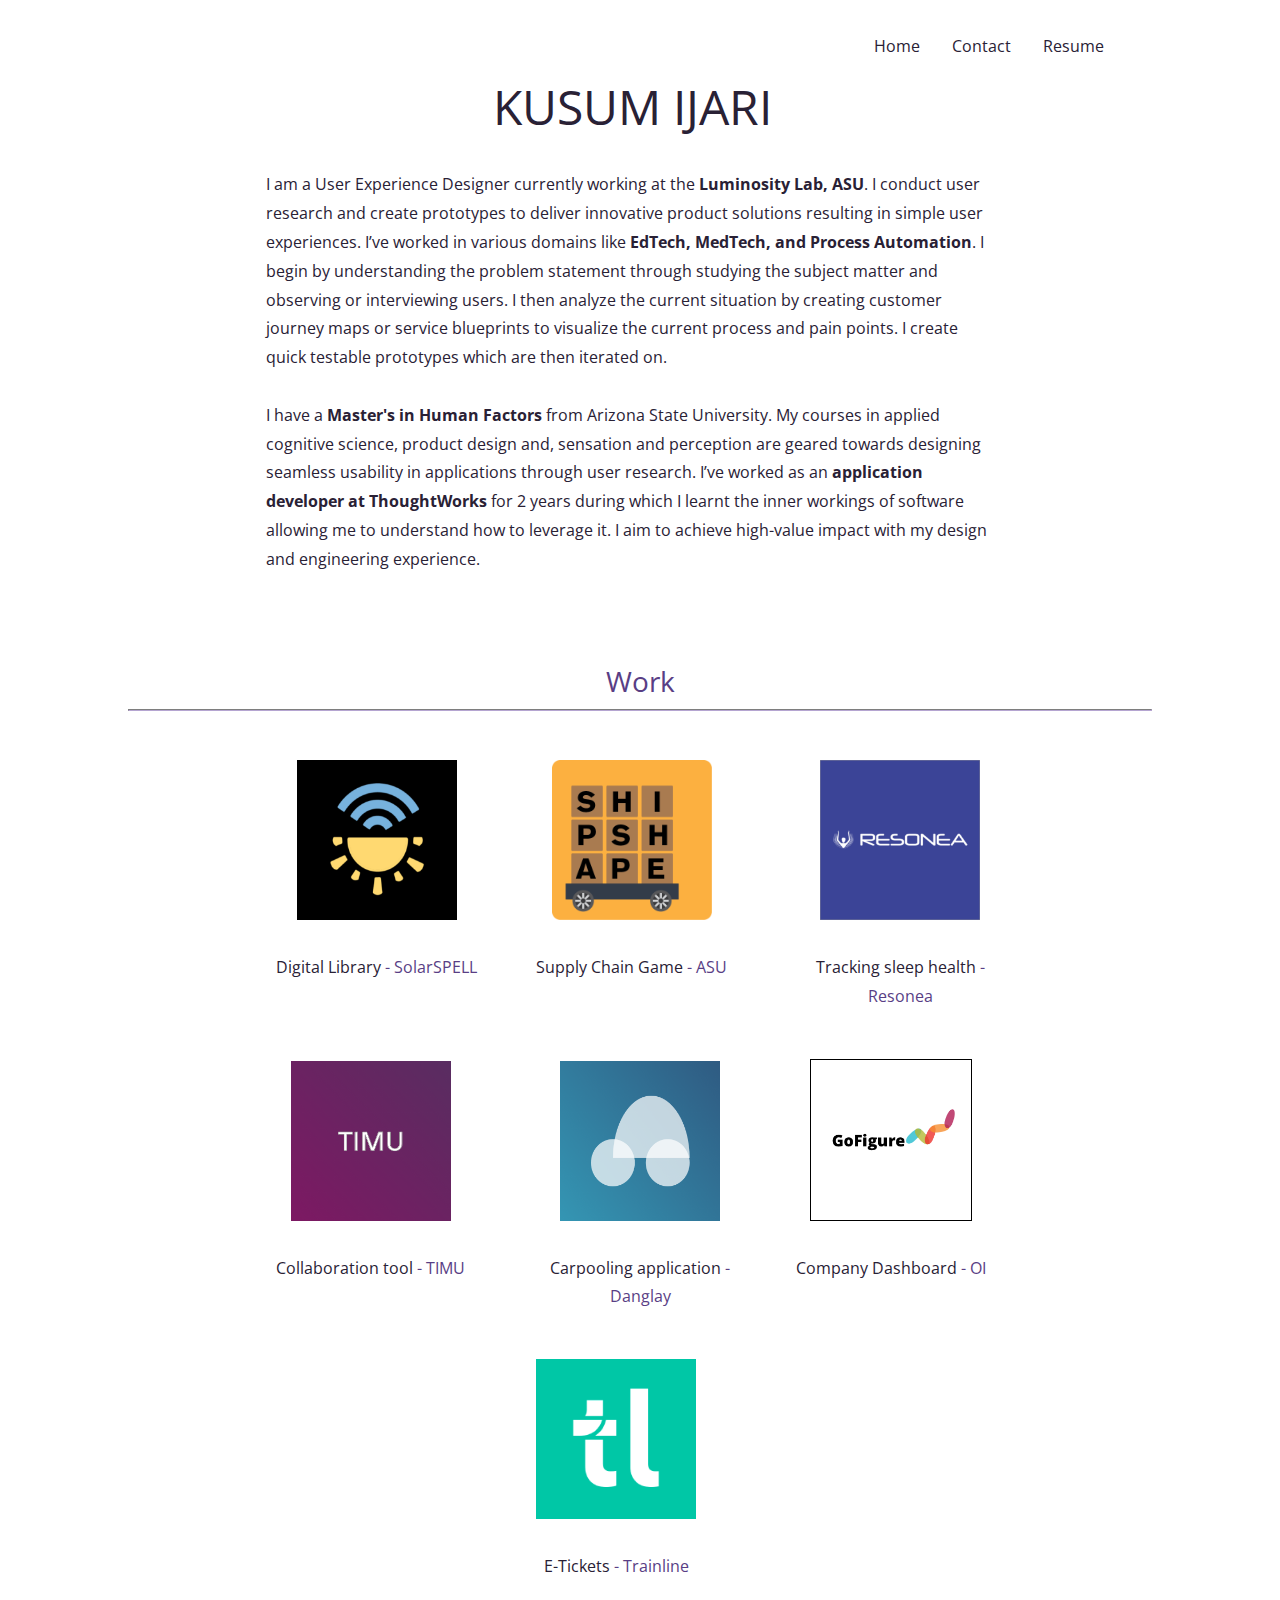
<file: index.html>
<!DOCTYPE html>
<html>
	<head>
		<title>Portfolio</title>
		<link rel="stylesheet" type="text/css" href="stylesheets/stylesheet.css">
		<link rel="stylesheet" type="text/css" href="//fonts.googleapis.com/css?family=Open+Sans" />
		<link href="https://use.fontawesome.com/releases/v5.0.8/css/all.css" rel="stylesheet">
		<link rel="shortcut icon" type="image/png" href="Images/favicon.png"/>

		<script src="js/jquery-3.2.1.js"></script>
		<script src="js/jquery-ui-1.12.1.custom/jquery-ui.js"></script>
	</head>
	<body>
		<div class="header">
			<div class="main_nav flex">
				<div class="flex_item flex" ><a href="index.html"> Home </a> </div>
				<div class="flex_item flex" ><a href="mailto:kusumijari@gmail.com" target="_blank"> Contact </a> </div>
				<div class="flex_item flex" ><a href="Files/Resume.pdf" target="_blank"> Resume </a> </div>
			</div>
			<div>
				<div class="main_heading center_align">KUSUM IJARI</div>
				<div class="center_align">
					<div class="about_me">
						I am a User Experience Designer currently working at the <b>Luminosity Lab, ASU</b>. I conduct user research and create prototypes to deliver innovative product solutions resulting in simple user experiences. I’ve worked in various domains like <b>EdTech, MedTech, and Process Automation</b>. I begin by understanding the problem statement through studying the subject matter and observing or interviewing users. I then analyze the current situation by 	creating customer journey maps or service blueprints to visualize the current process and pain points. I create quick testable prototypes which are then iterated on.
						<br> <br>
						I have a <b>Master's in Human Factors</b> from Arizona State University. My courses in applied cognitive science, product design and, sensation and perception are geared towards designing seamless usability in applications through user research. I’ve worked as an <b>application developer at ThoughtWorks</b> for 2 years during which I learnt the inner workings of software allowing me to understand how to leverage it. I aim to achieve high-value impact with my design and engineering experience.
					</div>
				</div>
				<!-- <p class="right skills">
					<b> Skills:</b> Wireframing, Prototyping, Usability Testing, User Interviews, Data Visualization, Gamification.
				</p>
				<p class="right skills">
					<b> Domains:</b> Education, Health, Project Management, Transport, E-commerce
				</p> -->





				<!-- <p class="right skills">
					<b> Tools: </b> -->
						<!-- <div class="tooltip">
							<img src="Images/Icons/sketch.png" class="icon">
							<span class="tooltiptext">Sketch</span>
						</div>

						<div class="tooltip">
							<img src="Images/Icons/invision.svg" class="icon">
							<span class="tooltiptext">Invision</span>
						</div>

						<div class="tooltip">
							<img src="Images/Icons/flinto.png" class="icon">
							<span class="tooltiptext">Flinto</span>
						</div>

						<div class="tooltip">
							<img src="../Images/Icons/html.png" class="icon">
							<span class="tooltiptext">HTML</span>
						</div>

						<div class="tooltip">
							<img src="Images/Icons/css.png" class="icon">
							<span class="tooltiptext">CSS</span>
						</div>

						<div class="tooltip">
							<img src="Images/Icons/js.png" class="icon">
							<span class="tooltiptext">JS</span>
						</div> -->
				<!-- </p>
				<p class="right skills">
					<div class="center icons">
						<a class="" href="https://www.linkedin.com/in/kusumijari/" target="_blank">
							<img class="contact first_icon icon" src="Images/Icons/linkedin.png">
						</a>
						<a href="mailto:kusumijari@gmail.com" target="_blank">
							<img class="contact last_icon icon " src="Images/Icons/email.png">
						</a>
						<!-- <a class="last_icon" href="Files/Resume.pdf" target="_blank">
							<img class="contact icon" src="Images/Icons/Resume.png">
						</a> -->
						<span class="stretch"></span>
					</div>
				</p>
			</div>
			<div style="clear: both;"></div>
		</div>

		<div class="subheading_container gradient">
			<p class="subheading">  Work </p>
			<hr>
		</div>

		<div class="center_align">

			<div class="row">
				<div class="project">
					<div><a class="image_link" href="Projects/solarspell.html" ><img class="project_image zoom" src="Images/SolarSPELL/Logo.png"></a></div>
					<div>
						<a class="link" href="Projects/solarspell.html" >Digital Library</a>
						<a class="company link" href="Projects/solarspell.html"> - SolarSPELL</a>
					</div>
				</div>
			</div>

			<div class="row">
				<div class="project">
					<div><a class="image_link" href="Projects/scm.html" ><img class="project_image zoom" src="Images/SCM/Logo.png"></a></div>
					<div>
						<a class="link" href="Projects/scm.html" >Supply Chain Game</a>
						<a class="company link" href="Projects/scm.html"> - ASU</a>
					</div>
				</div>
			</div>

			<div class="row">
				<div class="project">
					<div><a class="image_link" href="Projects/resonea.html"><img class="project_image zoom" src="Images/Resonea/Logo.png"></a></div>
					<div>
						<a class="link" href="Projects/solarspell.html" >Tracking sleep health</a>
						<a class="company link" href="Projects/solarspell.html"> - Resonea</a>
					</div>
				</div>
			</div>

			<div class="row">
				<div class="project">
					<div><a class="image_link" href="Projects/timu.html"><img class="project_image zoom" src="Images/Timu/Logo.png"></a></div>
					<div>
						<a class="link" href="Projects/timu.html" >Collaboration tool</a>
						<a class="company link" href="Projects/timu.html" > - TIMU</a>
					</div>
				</div>
			</div>

			<div class="row">
				<div class="project">
					<div><a class="image_link" href="Projects/danglay.html" ><img class="project_image zoom" src="Images/Danglay/Logo.png"></a></div>
					<div><a class="link" href="Projects/danglay.html" >Carpooling application </a>
							 <a class="company link" href="Projects/danglay.html" > - Danglay</a></div>
				</div>
			</div>

			<div class="row">
				<div class="project">
					<div><a class="image_link" href="Projects/oi.html" ><img class="project_image zoom gofigure" src="Images/OI/Logo.png"></a></div>
					<div>
						<a class="link" href="Projects/oi.html" >Company Dashboard</a>
						<a class="company link" href="Projects/oi.html" > - OI </a>
					</div>
				</div>
			</div>

			<div class="row">
				<div class="project">
					<div><a class="image_link" href="Projects/trainline.html"><img class="project_image zoom" src="Images/Trainline/Logo.png"></a></div>
					<div>
						<a class="link" href="Projects/trainline.html">E-Tickets</a>
						<a class="company link" href="Projects/trainline.html" > - Trainline</a>
					</div>
				</div>
			</div>

		</div>

		<button onclick="topFunction()" id="topButton" title="Go to top"><i class="fas fa-arrow-up"></i> &nbsp Back to top</button>
	</body>
	<script src="js/script.js"></script>
</html>
</file>
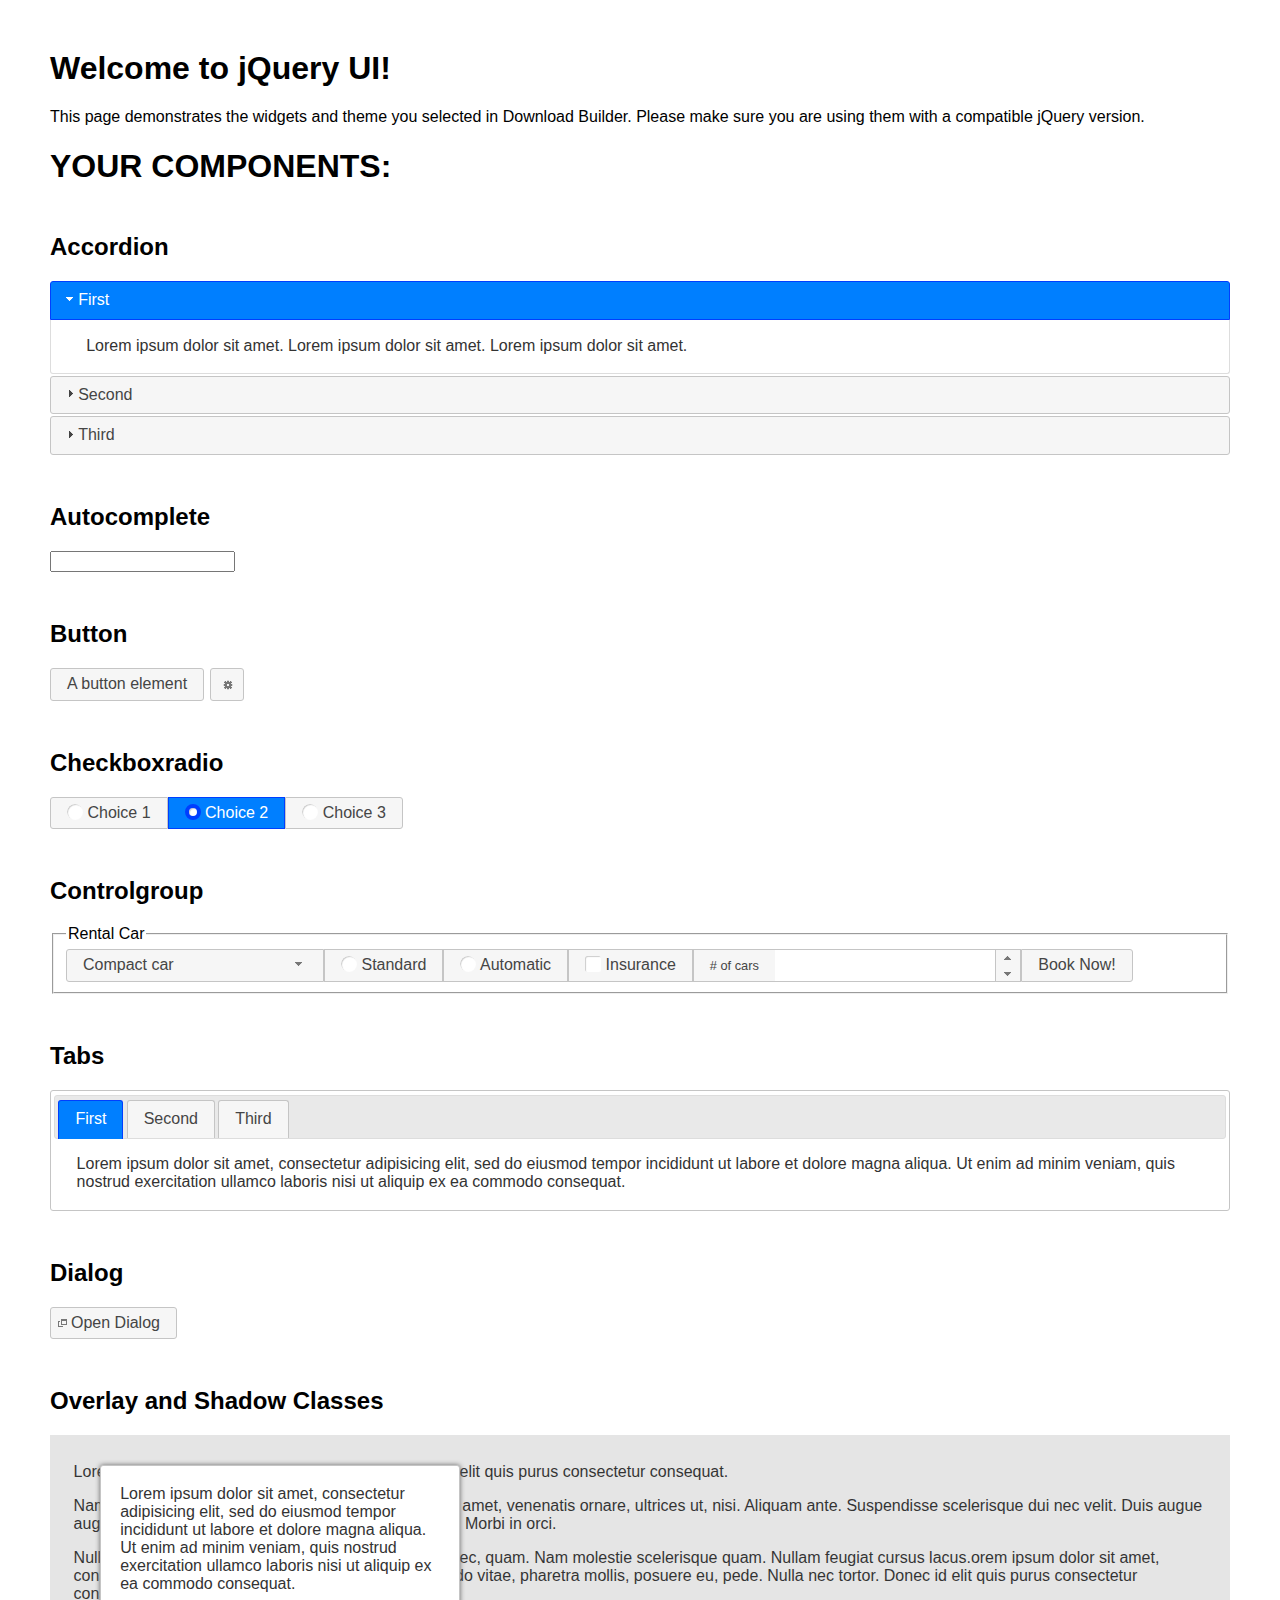
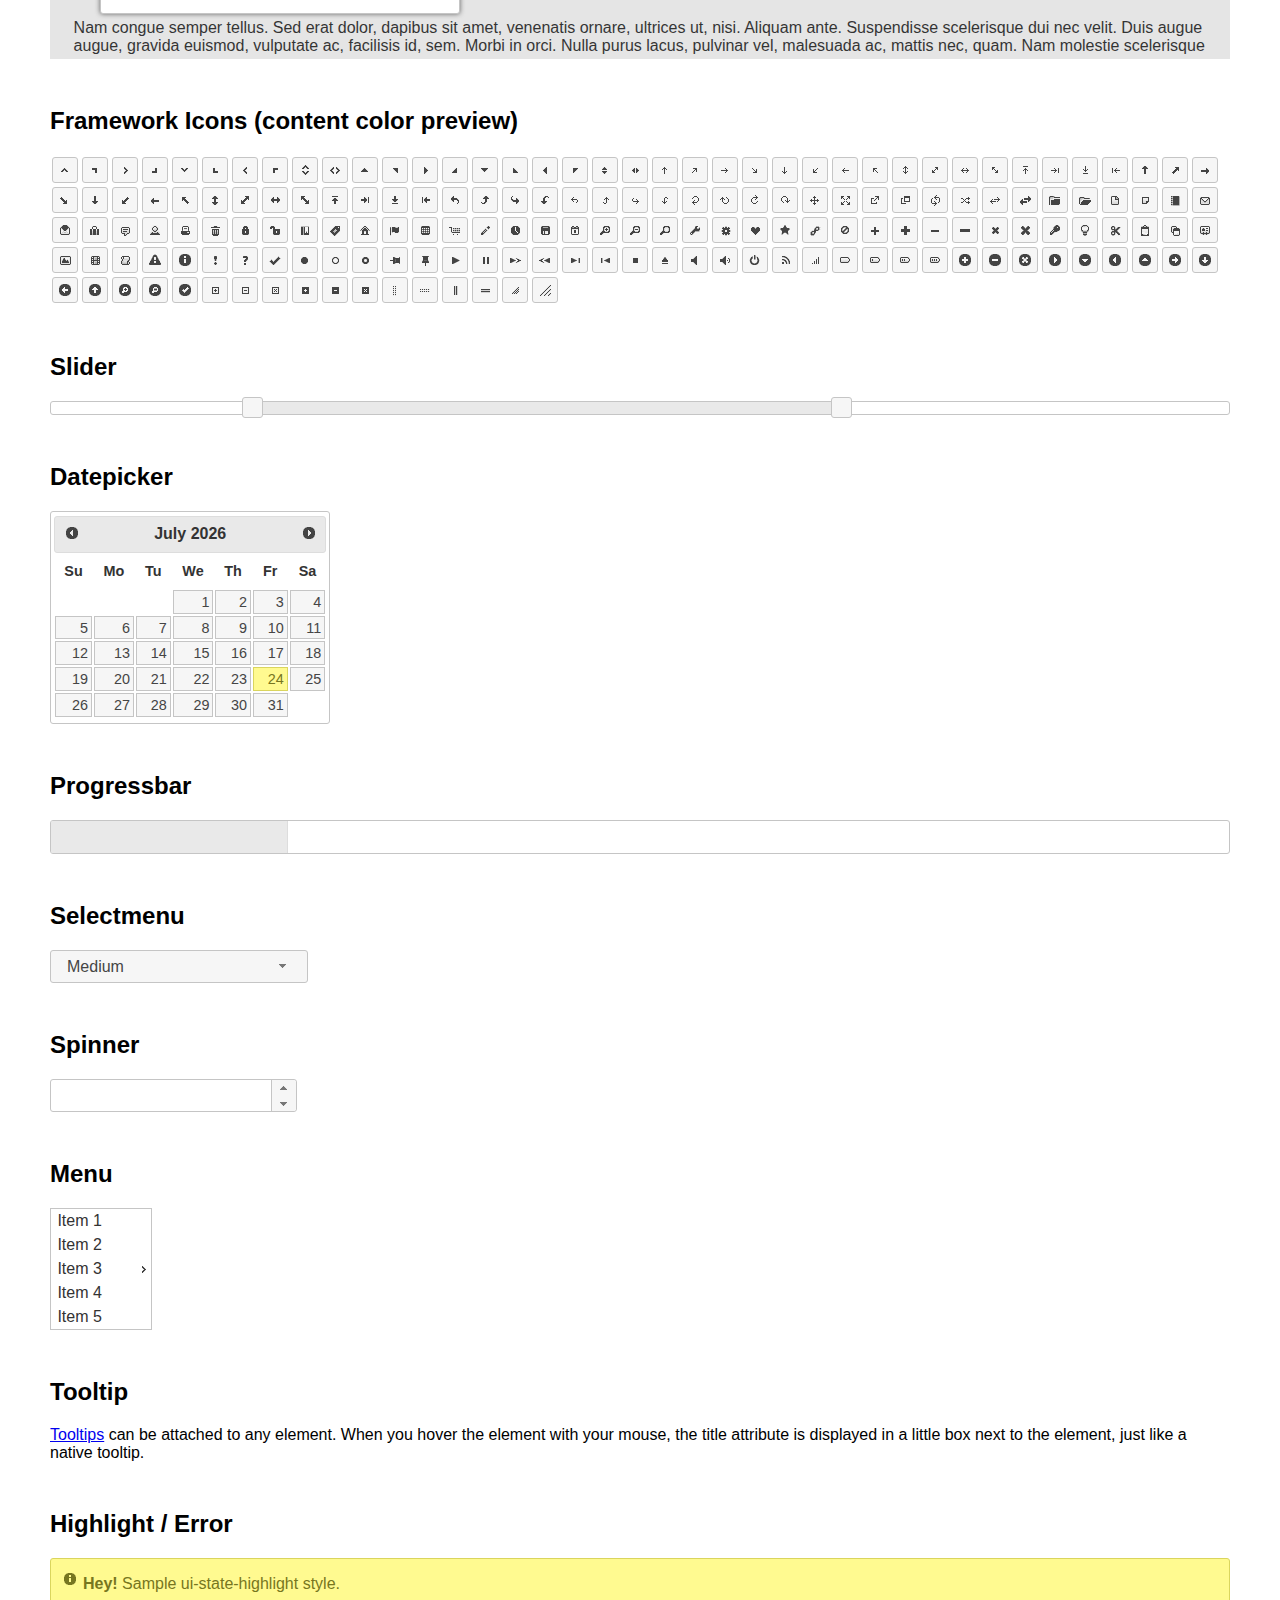
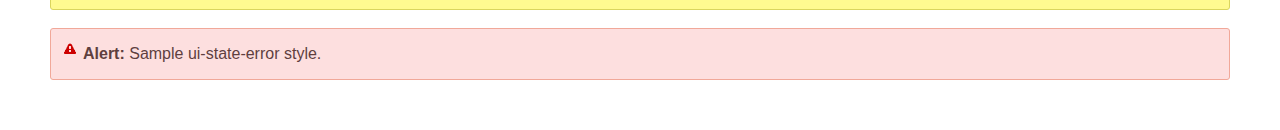
<file: js/jquery-ui-1.12.1.custom/index.html>
<!doctype html>
<html lang="us">
<head>
	<meta charset="utf-8">
	<title>jQuery UI Example Page</title>
	<link href="jquery-ui.css" rel="stylesheet">
	<style>
	body{
		font-family: "Trebuchet MS", sans-serif;
		margin: 50px;
	}
	.demoHeaders {
		margin-top: 2em;
	}
	#dialog-link {
		padding: .4em 1em .4em 20px;
		text-decoration: none;
		position: relative;
	}
	#dialog-link span.ui-icon {
		margin: 0 5px 0 0;
		position: absolute;
		left: .2em;
		top: 50%;
		margin-top: -8px;
	}
	#icons {
		margin: 0;
		padding: 0;
	}
	#icons li {
		margin: 2px;
		position: relative;
		padding: 4px 0;
		cursor: pointer;
		float: left;
		list-style: none;
	}
	#icons span.ui-icon {
		float: left;
		margin: 0 4px;
	}
	.fakewindowcontain .ui-widget-overlay {
		position: absolute;
	}
	select {
		width: 200px;
	}
	</style>
</head>
<body>

<h1>Welcome to jQuery UI!</h1>

<div class="ui-widget">
	<p>This page demonstrates the widgets and theme you selected in Download Builder. Please make sure you are using them with a compatible jQuery version.</p>
</div>

<h1>YOUR COMPONENTS:</h1>


<!-- Accordion -->
<h2 class="demoHeaders">Accordion</h2>
<div id="accordion">
	<h3>First</h3>
	<div>Lorem ipsum dolor sit amet. Lorem ipsum dolor sit amet. Lorem ipsum dolor sit amet.</div>
	<h3>Second</h3>
	<div>Phasellus mattis tincidunt nibh.</div>
	<h3>Third</h3>
	<div>Nam dui erat, auctor a, dignissim quis.</div>
</div>



<!-- Autocomplete -->
<h2 class="demoHeaders">Autocomplete</h2>
<div>
	<input id="autocomplete" title="type &quot;a&quot;">
</div>



<!-- Button -->
<h2 class="demoHeaders">Button</h2>
<button id="button">A button element</button>
<button id="button-icon">An icon-only button</button>



<!-- Checkboxradio -->
<h2 class="demoHeaders">Checkboxradio</h2>
<form style="margin-top: 1em;">
	<div id="radioset">
		<input type="radio" id="radio1" name="radio"><label for="radio1">Choice 1</label>
		<input type="radio" id="radio2" name="radio" checked="checked"><label for="radio2">Choice 2</label>
		<input type="radio" id="radio3" name="radio"><label for="radio3">Choice 3</label>
	</div>
</form>



<!-- Controlgroup -->
<h2 class="demoHeaders">Controlgroup</h2>
<fieldset>
	<legend>Rental Car</legend>
	<div id="controlgroup">
		<select id="car-type">
			<option>Compact car</option>
			<option>Midsize car</option>
			<option>Full size car</option>
			<option>SUV</option>
			<option>Luxury</option>
			<option>Truck</option>
			<option>Van</option>
		</select>
		<label for="transmission-standard">Standard</label>
		<input type="radio" name="transmission" id="transmission-standard">
		<label for="transmission-automatic">Automatic</label>
		<input type="radio" name="transmission" id="transmission-automatic">
		<label for="insurance">Insurance</label>
		<input type="checkbox" name="insurance" id="insurance">
		<label for="horizontal-spinner" class="ui-controlgroup-label"># of cars</label>
		<input id="horizontal-spinner" class="ui-spinner-input">
		<button>Book Now!</button>
	</div>
</fieldset>



<!-- Tabs -->
<h2 class="demoHeaders">Tabs</h2>
<div id="tabs">
	<ul>
		<li><a href="#tabs-1">First</a></li>
		<li><a href="#tabs-2">Second</a></li>
		<li><a href="#tabs-3">Third</a></li>
	</ul>
	<div id="tabs-1">Lorem ipsum dolor sit amet, consectetur adipisicing elit, sed do eiusmod tempor incididunt ut labore et dolore magna aliqua. Ut enim ad minim veniam, quis nostrud exercitation ullamco laboris nisi ut aliquip ex ea commodo consequat.</div>
	<div id="tabs-2">Phasellus mattis tincidunt nibh. Cras orci urna, blandit id, pretium vel, aliquet ornare, felis. Maecenas scelerisque sem non nisl. Fusce sed lorem in enim dictum bibendum.</div>
	<div id="tabs-3">Nam dui erat, auctor a, dignissim quis, sollicitudin eu, felis. Pellentesque nisi urna, interdum eget, sagittis et, consequat vestibulum, lacus. Mauris porttitor ullamcorper augue.</div>
</div>



<h2 class="demoHeaders">Dialog</h2>
<p>
	<button id="dialog-link" class="ui-button ui-corner-all ui-widget">
		<span class="ui-icon ui-icon-newwin"></span>Open Dialog
	</button>
</p>

<h2 class="demoHeaders">Overlay and Shadow Classes</h2>
<div style="position: relative; width: 96%; height: 200px; padding:1% 2%; overflow:hidden;" class="fakewindowcontain">
	<p>Lorem ipsum dolor sit amet,  Nulla nec tortor. Donec id elit quis purus consectetur consequat. </p><p>Nam congue semper tellus. Sed erat dolor, dapibus sit amet, venenatis ornare, ultrices ut, nisi. Aliquam ante. Suspendisse scelerisque dui nec velit. Duis augue augue, gravida euismod, vulputate ac, facilisis id, sem. Morbi in orci. </p><p>Nulla purus lacus, pulvinar vel, malesuada ac, mattis nec, quam. Nam molestie scelerisque quam. Nullam feugiat cursus lacus.orem ipsum dolor sit amet, consectetur adipiscing elit. Donec libero risus, commodo vitae, pharetra mollis, posuere eu, pede. Nulla nec tortor. Donec id elit quis purus consectetur consequat. </p><p>Nam congue semper tellus. Sed erat dolor, dapibus sit amet, venenatis ornare, ultrices ut, nisi. Aliquam ante. Suspendisse scelerisque dui nec velit. Duis augue augue, gravida euismod, vulputate ac, facilisis id, sem. Morbi in orci. Nulla purus lacus, pulvinar vel, malesuada ac, mattis nec, quam. Nam molestie scelerisque quam. </p><p>Nullam feugiat cursus lacus.orem ipsum dolor sit amet, consectetur adipiscing elit. Donec libero risus, commodo vitae, pharetra mollis, posuere eu, pede. Nulla nec tortor. Donec id elit quis purus consectetur consequat. Nam congue semper tellus. Sed erat dolor, dapibus sit amet, venenatis ornare, ultrices ut, nisi. Aliquam ante. </p><p>Suspendisse scelerisque dui nec velit. Duis augue augue, gravida euismod, vulputate ac, facilisis id, sem. Morbi in orci. Nulla purus lacus, pulvinar vel, malesuada ac, mattis nec, quam. Nam molestie scelerisque quam. Nullam feugiat cursus lacus.orem ipsum dolor sit amet, consectetur adipiscing elit. Donec libero risus, commodo vitae, pharetra mollis, posuere eu, pede. Nulla nec tortor. Donec id elit quis purus consectetur consequat. Nam congue semper tellus. Sed erat dolor, dapibus sit amet, venenatis ornare, ultrices ut, nisi. </p>

	<!-- ui-dialog -->
	<div class="ui-widget-overlay ui-front"></div>
	<div style="position: absolute; width: 320px; left: 50px; top: 30px; padding: 1.2em" class="ui-widget ui-front ui-widget-content ui-corner-all ui-widget-shadow">
		Lorem ipsum dolor sit amet, consectetur adipisicing elit, sed do eiusmod tempor incididunt ut labore et dolore magna aliqua. Ut enim ad minim veniam, quis nostrud exercitation ullamco laboris nisi ut aliquip ex ea commodo consequat.
	</div>

</div>

<!-- ui-dialog -->
<div id="dialog" title="Dialog Title">
	<p>Lorem ipsum dolor sit amet, consectetur adipisicing elit, sed do eiusmod tempor incididunt ut labore et dolore magna aliqua. Ut enim ad minim veniam, quis nostrud exercitation ullamco laboris nisi ut aliquip ex ea commodo consequat.</p>
</div>



<h2 class="demoHeaders">Framework Icons (content color preview)</h2>
<ul id="icons" class="ui-widget ui-helper-clearfix">
	<li class="ui-state-default ui-corner-all" title=".ui-icon-caret-1-n"><span class="ui-icon ui-icon-caret-1-n"></span></li>
	<li class="ui-state-default ui-corner-all" title=".ui-icon-caret-1-ne"><span class="ui-icon ui-icon-caret-1-ne"></span></li>
	<li class="ui-state-default ui-corner-all" title=".ui-icon-caret-1-e"><span class="ui-icon ui-icon-caret-1-e"></span></li>
	<li class="ui-state-default ui-corner-all" title=".ui-icon-caret-1-se"><span class="ui-icon ui-icon-caret-1-se"></span></li>
	<li class="ui-state-default ui-corner-all" title=".ui-icon-caret-1-s"><span class="ui-icon ui-icon-caret-1-s"></span></li>
	<li class="ui-state-default ui-corner-all" title=".ui-icon-caret-1-sw"><span class="ui-icon ui-icon-caret-1-sw"></span></li>
	<li class="ui-state-default ui-corner-all" title=".ui-icon-caret-1-w"><span class="ui-icon ui-icon-caret-1-w"></span></li>
	<li class="ui-state-default ui-corner-all" title=".ui-icon-caret-1-nw"><span class="ui-icon ui-icon-caret-1-nw"></span></li>
	<li class="ui-state-default ui-corner-all" title=".ui-icon-caret-2-n-s"><span class="ui-icon ui-icon-caret-2-n-s"></span></li>
	<li class="ui-state-default ui-corner-all" title=".ui-icon-caret-2-e-w"><span class="ui-icon ui-icon-caret-2-e-w"></span></li>
	<li class="ui-state-default ui-corner-all" title=".ui-icon-triangle-1-n"><span class="ui-icon ui-icon-triangle-1-n"></span></li>
	<li class="ui-state-default ui-corner-all" title=".ui-icon-triangle-1-ne"><span class="ui-icon ui-icon-triangle-1-ne"></span></li>
	<li class="ui-state-default ui-corner-all" title=".ui-icon-triangle-1-e"><span class="ui-icon ui-icon-triangle-1-e"></span></li>
	<li class="ui-state-default ui-corner-all" title=".ui-icon-triangle-1-se"><span class="ui-icon ui-icon-triangle-1-se"></span></li>
	<li class="ui-state-default ui-corner-all" title=".ui-icon-triangle-1-s"><span class="ui-icon ui-icon-triangle-1-s"></span></li>
	<li class="ui-state-default ui-corner-all" title=".ui-icon-triangle-1-sw"><span class="ui-icon ui-icon-triangle-1-sw"></span></li>
	<li class="ui-state-default ui-corner-all" title=".ui-icon-triangle-1-w"><span class="ui-icon ui-icon-triangle-1-w"></span></li>
	<li class="ui-state-default ui-corner-all" title=".ui-icon-triangle-1-nw"><span class="ui-icon ui-icon-triangle-1-nw"></span></li>
	<li class="ui-state-default ui-corner-all" title=".ui-icon-triangle-2-n-s"><span class="ui-icon ui-icon-triangle-2-n-s"></span></li>
	<li class="ui-state-default ui-corner-all" title=".ui-icon-triangle-2-e-w"><span class="ui-icon ui-icon-triangle-2-e-w"></span></li>
	<li class="ui-state-default ui-corner-all" title=".ui-icon-arrow-1-n"><span class="ui-icon ui-icon-arrow-1-n"></span></li>
	<li class="ui-state-default ui-corner-all" title=".ui-icon-arrow-1-ne"><span class="ui-icon ui-icon-arrow-1-ne"></span></li>
	<li class="ui-state-default ui-corner-all" title=".ui-icon-arrow-1-e"><span class="ui-icon ui-icon-arrow-1-e"></span></li>
	<li class="ui-state-default ui-corner-all" title=".ui-icon-arrow-1-se"><span class="ui-icon ui-icon-arrow-1-se"></span></li>
	<li class="ui-state-default ui-corner-all" title=".ui-icon-arrow-1-s"><span class="ui-icon ui-icon-arrow-1-s"></span></li>
	<li class="ui-state-default ui-corner-all" title=".ui-icon-arrow-1-sw"><span class="ui-icon ui-icon-arrow-1-sw"></span></li>
	<li class="ui-state-default ui-corner-all" title=".ui-icon-arrow-1-w"><span class="ui-icon ui-icon-arrow-1-w"></span></li>
	<li class="ui-state-default ui-corner-all" title=".ui-icon-arrow-1-nw"><span class="ui-icon ui-icon-arrow-1-nw"></span></li>
	<li class="ui-state-default ui-corner-all" title=".ui-icon-arrow-2-n-s"><span class="ui-icon ui-icon-arrow-2-n-s"></span></li>
	<li class="ui-state-default ui-corner-all" title=".ui-icon-arrow-2-ne-sw"><span class="ui-icon ui-icon-arrow-2-ne-sw"></span></li>
	<li class="ui-state-default ui-corner-all" title=".ui-icon-arrow-2-e-w"><span class="ui-icon ui-icon-arrow-2-e-w"></span></li>
	<li class="ui-state-default ui-corner-all" title=".ui-icon-arrow-2-se-nw"><span class="ui-icon ui-icon-arrow-2-se-nw"></span></li>
	<li class="ui-state-default ui-corner-all" title=".ui-icon-arrowstop-1-n"><span class="ui-icon ui-icon-arrowstop-1-n"></span></li>
	<li class="ui-state-default ui-corner-all" title=".ui-icon-arrowstop-1-e"><span class="ui-icon ui-icon-arrowstop-1-e"></span></li>
	<li class="ui-state-default ui-corner-all" title=".ui-icon-arrowstop-1-s"><span class="ui-icon ui-icon-arrowstop-1-s"></span></li>
	<li class="ui-state-default ui-corner-all" title=".ui-icon-arrowstop-1-w"><span class="ui-icon ui-icon-arrowstop-1-w"></span></li>
	<li class="ui-state-default ui-corner-all" title=".ui-icon-arrowthick-1-n"><span class="ui-icon ui-icon-arrowthick-1-n"></span></li>
	<li class="ui-state-default ui-corner-all" title=".ui-icon-arrowthick-1-ne"><span class="ui-icon ui-icon-arrowthick-1-ne"></span></li>
	<li class="ui-state-default ui-corner-all" title=".ui-icon-arrowthick-1-e"><span class="ui-icon ui-icon-arrowthick-1-e"></span></li>
	<li class="ui-state-default ui-corner-all" title=".ui-icon-arrowthick-1-se"><span class="ui-icon ui-icon-arrowthick-1-se"></span></li>
	<li class="ui-state-default ui-corner-all" title=".ui-icon-arrowthick-1-s"><span class="ui-icon ui-icon-arrowthick-1-s"></span></li>
	<li class="ui-state-default ui-corner-all" title=".ui-icon-arrowthick-1-sw"><span class="ui-icon ui-icon-arrowthick-1-sw"></span></li>
	<li class="ui-state-default ui-corner-all" title=".ui-icon-arrowthick-1-w"><span class="ui-icon ui-icon-arrowthick-1-w"></span></li>
	<li class="ui-state-default ui-corner-all" title=".ui-icon-arrowthick-1-nw"><span class="ui-icon ui-icon-arrowthick-1-nw"></span></li>
	<li class="ui-state-default ui-corner-all" title=".ui-icon-arrowthick-2-n-s"><span class="ui-icon ui-icon-arrowthick-2-n-s"></span></li>
	<li class="ui-state-default ui-corner-all" title=".ui-icon-arrowthick-2-ne-sw"><span class="ui-icon ui-icon-arrowthick-2-ne-sw"></span></li>
	<li class="ui-state-default ui-corner-all" title=".ui-icon-arrowthick-2-e-w"><span class="ui-icon ui-icon-arrowthick-2-e-w"></span></li>
	<li class="ui-state-default ui-corner-all" title=".ui-icon-arrowthick-2-se-nw"><span class="ui-icon ui-icon-arrowthick-2-se-nw"></span></li>
	<li class="ui-state-default ui-corner-all" title=".ui-icon-arrowthickstop-1-n"><span class="ui-icon ui-icon-arrowthickstop-1-n"></span></li>
	<li class="ui-state-default ui-corner-all" title=".ui-icon-arrowthickstop-1-e"><span class="ui-icon ui-icon-arrowthickstop-1-e"></span></li>
	<li class="ui-state-default ui-corner-all" title=".ui-icon-arrowthickstop-1-s"><span class="ui-icon ui-icon-arrowthickstop-1-s"></span></li>
	<li class="ui-state-default ui-corner-all" title=".ui-icon-arrowthickstop-1-w"><span class="ui-icon ui-icon-arrowthickstop-1-w"></span></li>
	<li class="ui-state-default ui-corner-all" title=".ui-icon-arrowreturnthick-1-w"><span class="ui-icon ui-icon-arrowreturnthick-1-w"></span></li>
	<li class="ui-state-default ui-corner-all" title=".ui-icon-arrowreturnthick-1-n"><span class="ui-icon ui-icon-arrowreturnthick-1-n"></span></li>
	<li class="ui-state-default ui-corner-all" title=".ui-icon-arrowreturnthick-1-e"><span class="ui-icon ui-icon-arrowreturnthick-1-e"></span></li>
	<li class="ui-state-default ui-corner-all" title=".ui-icon-arrowreturnthick-1-s"><span class="ui-icon ui-icon-arrowreturnthick-1-s"></span></li>
	<li class="ui-state-default ui-corner-all" title=".ui-icon-arrowreturn-1-w"><span class="ui-icon ui-icon-arrowreturn-1-w"></span></li>
	<li class="ui-state-default ui-corner-all" title=".ui-icon-arrowreturn-1-n"><span class="ui-icon ui-icon-arrowreturn-1-n"></span></li>
	<li class="ui-state-default ui-corner-all" title=".ui-icon-arrowreturn-1-e"><span class="ui-icon ui-icon-arrowreturn-1-e"></span></li>
	<li class="ui-state-default ui-corner-all" title=".ui-icon-arrowreturn-1-s"><span class="ui-icon ui-icon-arrowreturn-1-s"></span></li>
	<li class="ui-state-default ui-corner-all" title=".ui-icon-arrowrefresh-1-w"><span class="ui-icon ui-icon-arrowrefresh-1-w"></span></li>
	<li class="ui-state-default ui-corner-all" title=".ui-icon-arrowrefresh-1-n"><span class="ui-icon ui-icon-arrowrefresh-1-n"></span></li>
	<li class="ui-state-default ui-corner-all" title=".ui-icon-arrowrefresh-1-e"><span class="ui-icon ui-icon-arrowrefresh-1-e"></span></li>
	<li class="ui-state-default ui-corner-all" title=".ui-icon-arrowrefresh-1-s"><span class="ui-icon ui-icon-arrowrefresh-1-s"></span></li>
	<li class="ui-state-default ui-corner-all" title=".ui-icon-arrow-4"><span class="ui-icon ui-icon-arrow-4"></span></li>
	<li class="ui-state-default ui-corner-all" title=".ui-icon-arrow-4-diag"><span class="ui-icon ui-icon-arrow-4-diag"></span></li>
	<li class="ui-state-default ui-corner-all" title=".ui-icon-extlink"><span class="ui-icon ui-icon-extlink"></span></li>
	<li class="ui-state-default ui-corner-all" title=".ui-icon-newwin"><span class="ui-icon ui-icon-newwin"></span></li>
	<li class="ui-state-default ui-corner-all" title=".ui-icon-refresh"><span class="ui-icon ui-icon-refresh"></span></li>
	<li class="ui-state-default ui-corner-all" title=".ui-icon-shuffle"><span class="ui-icon ui-icon-shuffle"></span></li>
	<li class="ui-state-default ui-corner-all" title=".ui-icon-transfer-e-w"><span class="ui-icon ui-icon-transfer-e-w"></span></li>
	<li class="ui-state-default ui-corner-all" title=".ui-icon-transferthick-e-w"><span class="ui-icon ui-icon-transferthick-e-w"></span></li>
	<li class="ui-state-default ui-corner-all" title=".ui-icon-folder-collapsed"><span class="ui-icon ui-icon-folder-collapsed"></span></li>
	<li class="ui-state-default ui-corner-all" title=".ui-icon-folder-open"><span class="ui-icon ui-icon-folder-open"></span></li>
	<li class="ui-state-default ui-corner-all" title=".ui-icon-document"><span class="ui-icon ui-icon-document"></span></li>
	<li class="ui-state-default ui-corner-all" title=".ui-icon-document-b"><span class="ui-icon ui-icon-document-b"></span></li>
	<li class="ui-state-default ui-corner-all" title=".ui-icon-note"><span class="ui-icon ui-icon-note"></span></li>
	<li class="ui-state-default ui-corner-all" title=".ui-icon-mail-closed"><span class="ui-icon ui-icon-mail-closed"></span></li>
	<li class="ui-state-default ui-corner-all" title=".ui-icon-mail-open"><span class="ui-icon ui-icon-mail-open"></span></li>
	<li class="ui-state-default ui-corner-all" title=".ui-icon-suitcase"><span class="ui-icon ui-icon-suitcase"></span></li>
	<li class="ui-state-default ui-corner-all" title=".ui-icon-comment"><span class="ui-icon ui-icon-comment"></span></li>
	<li class="ui-state-default ui-corner-all" title=".ui-icon-person"><span class="ui-icon ui-icon-person"></span></li>
	<li class="ui-state-default ui-corner-all" title=".ui-icon-print"><span class="ui-icon ui-icon-print"></span></li>
	<li class="ui-state-default ui-corner-all" title=".ui-icon-trash"><span class="ui-icon ui-icon-trash"></span></li>
	<li class="ui-state-default ui-corner-all" title=".ui-icon-locked"><span class="ui-icon ui-icon-locked"></span></li>
	<li class="ui-state-default ui-corner-all" title=".ui-icon-unlocked"><span class="ui-icon ui-icon-unlocked"></span></li>
	<li class="ui-state-default ui-corner-all" title=".ui-icon-bookmark"><span class="ui-icon ui-icon-bookmark"></span></li>
	<li class="ui-state-default ui-corner-all" title=".ui-icon-tag"><span class="ui-icon ui-icon-tag"></span></li>
	<li class="ui-state-default ui-corner-all" title=".ui-icon-home"><span class="ui-icon ui-icon-home"></span></li>
	<li class="ui-state-default ui-corner-all" title=".ui-icon-flag"><span class="ui-icon ui-icon-flag"></span></li>
	<li class="ui-state-default ui-corner-all" title=".ui-icon-calculator"><span class="ui-icon ui-icon-calculator"></span></li>
	<li class="ui-state-default ui-corner-all" title=".ui-icon-cart"><span class="ui-icon ui-icon-cart"></span></li>
	<li class="ui-state-default ui-corner-all" title=".ui-icon-pencil"><span class="ui-icon ui-icon-pencil"></span></li>
	<li class="ui-state-default ui-corner-all" title=".ui-icon-clock"><span class="ui-icon ui-icon-clock"></span></li>
	<li class="ui-state-default ui-corner-all" title=".ui-icon-disk"><span class="ui-icon ui-icon-disk"></span></li>
	<li class="ui-state-default ui-corner-all" title=".ui-icon-calendar"><span class="ui-icon ui-icon-calendar"></span></li>
	<li class="ui-state-default ui-corner-all" title=".ui-icon-zoomin"><span class="ui-icon ui-icon-zoomin"></span></li>
	<li class="ui-state-default ui-corner-all" title=".ui-icon-zoomout"><span class="ui-icon ui-icon-zoomout"></span></li>
	<li class="ui-state-default ui-corner-all" title=".ui-icon-search"><span class="ui-icon ui-icon-search"></span></li>
	<li class="ui-state-default ui-corner-all" title=".ui-icon-wrench"><span class="ui-icon ui-icon-wrench"></span></li>
	<li class="ui-state-default ui-corner-all" title=".ui-icon-gear"><span class="ui-icon ui-icon-gear"></span></li>
	<li class="ui-state-default ui-corner-all" title=".ui-icon-heart"><span class="ui-icon ui-icon-heart"></span></li>
	<li class="ui-state-default ui-corner-all" title=".ui-icon-star"><span class="ui-icon ui-icon-star"></span></li>
	<li class="ui-state-default ui-corner-all" title=".ui-icon-link"><span class="ui-icon ui-icon-link"></span></li>
	<li class="ui-state-default ui-corner-all" title=".ui-icon-cancel"><span class="ui-icon ui-icon-cancel"></span></li>
	<li class="ui-state-default ui-corner-all" title=".ui-icon-plus"><span class="ui-icon ui-icon-plus"></span></li>
	<li class="ui-state-default ui-corner-all" title=".ui-icon-plusthick"><span class="ui-icon ui-icon-plusthick"></span></li>
	<li class="ui-state-default ui-corner-all" title=".ui-icon-minus"><span class="ui-icon ui-icon-minus"></span></li>
	<li class="ui-state-default ui-corner-all" title=".ui-icon-minusthick"><span class="ui-icon ui-icon-minusthick"></span></li>
	<li class="ui-state-default ui-corner-all" title=".ui-icon-close"><span class="ui-icon ui-icon-close"></span></li>
	<li class="ui-state-default ui-corner-all" title=".ui-icon-closethick"><span class="ui-icon ui-icon-closethick"></span></li>
	<li class="ui-state-default ui-corner-all" title=".ui-icon-key"><span class="ui-icon ui-icon-key"></span></li>
	<li class="ui-state-default ui-corner-all" title=".ui-icon-lightbulb"><span class="ui-icon ui-icon-lightbulb"></span></li>
	<li class="ui-state-default ui-corner-all" title=".ui-icon-scissors"><span class="ui-icon ui-icon-scissors"></span></li>
	<li class="ui-state-default ui-corner-all" title=".ui-icon-clipboard"><span class="ui-icon ui-icon-clipboard"></span></li>
	<li class="ui-state-default ui-corner-all" title=".ui-icon-copy"><span class="ui-icon ui-icon-copy"></span></li>
	<li class="ui-state-default ui-corner-all" title=".ui-icon-contact"><span class="ui-icon ui-icon-contact"></span></li>
	<li class="ui-state-default ui-corner-all" title=".ui-icon-image"><span class="ui-icon ui-icon-image"></span></li>
	<li class="ui-state-default ui-corner-all" title=".ui-icon-video"><span class="ui-icon ui-icon-video"></span></li>
	<li class="ui-state-default ui-corner-all" title=".ui-icon-script"><span class="ui-icon ui-icon-script"></span></li>
	<li class="ui-state-default ui-corner-all" title=".ui-icon-alert"><span class="ui-icon ui-icon-alert"></span></li>
	<li class="ui-state-default ui-corner-all" title=".ui-icon-info"><span class="ui-icon ui-icon-info"></span></li>
	<li class="ui-state-default ui-corner-all" title=".ui-icon-notice"><span class="ui-icon ui-icon-notice"></span></li>
	<li class="ui-state-default ui-corner-all" title=".ui-icon-help"><span class="ui-icon ui-icon-help"></span></li>
	<li class="ui-state-default ui-corner-all" title=".ui-icon-check"><span class="ui-icon ui-icon-check"></span></li>
	<li class="ui-state-default ui-corner-all" title=".ui-icon-bullet"><span class="ui-icon ui-icon-bullet"></span></li>
	<li class="ui-state-default ui-corner-all" title=".ui-icon-radio-off"><span class="ui-icon ui-icon-radio-off"></span></li>
	<li class="ui-state-default ui-corner-all" title=".ui-icon-radio-on"><span class="ui-icon ui-icon-radio-on"></span></li>
	<li class="ui-state-default ui-corner-all" title=".ui-icon-pin-w"><span class="ui-icon ui-icon-pin-w"></span></li>
	<li class="ui-state-default ui-corner-all" title=".ui-icon-pin-s"><span class="ui-icon ui-icon-pin-s"></span></li>
	<li class="ui-state-default ui-corner-all" title=".ui-icon-play"><span class="ui-icon ui-icon-play"></span></li>
	<li class="ui-state-default ui-corner-all" title=".ui-icon-pause"><span class="ui-icon ui-icon-pause"></span></li>
	<li class="ui-state-default ui-corner-all" title=".ui-icon-seek-next"><span class="ui-icon ui-icon-seek-next"></span></li>
	<li class="ui-state-default ui-corner-all" title=".ui-icon-seek-prev"><span class="ui-icon ui-icon-seek-prev"></span></li>
	<li class="ui-state-default ui-corner-all" title=".ui-icon-seek-end"><span class="ui-icon ui-icon-seek-end"></span></li>
	<li class="ui-state-default ui-corner-all" title=".ui-icon-seek-first"><span class="ui-icon ui-icon-seek-first"></span></li>
	<li class="ui-state-default ui-corner-all" title=".ui-icon-stop"><span class="ui-icon ui-icon-stop"></span></li>
	<li class="ui-state-default ui-corner-all" title=".ui-icon-eject"><span class="ui-icon ui-icon-eject"></span></li>
	<li class="ui-state-default ui-corner-all" title=".ui-icon-volume-off"><span class="ui-icon ui-icon-volume-off"></span></li>
	<li class="ui-state-default ui-corner-all" title=".ui-icon-volume-on"><span class="ui-icon ui-icon-volume-on"></span></li>
	<li class="ui-state-default ui-corner-all" title=".ui-icon-power"><span class="ui-icon ui-icon-power"></span></li>
	<li class="ui-state-default ui-corner-all" title=".ui-icon-signal-diag"><span class="ui-icon ui-icon-signal-diag"></span></li>
	<li class="ui-state-default ui-corner-all" title=".ui-icon-signal"><span class="ui-icon ui-icon-signal"></span></li>
	<li class="ui-state-default ui-corner-all" title=".ui-icon-battery-0"><span class="ui-icon ui-icon-battery-0"></span></li>
	<li class="ui-state-default ui-corner-all" title=".ui-icon-battery-1"><span class="ui-icon ui-icon-battery-1"></span></li>
	<li class="ui-state-default ui-corner-all" title=".ui-icon-battery-2"><span class="ui-icon ui-icon-battery-2"></span></li>
	<li class="ui-state-default ui-corner-all" title=".ui-icon-battery-3"><span class="ui-icon ui-icon-battery-3"></span></li>
	<li class="ui-state-default ui-corner-all" title=".ui-icon-circle-plus"><span class="ui-icon ui-icon-circle-plus"></span></li>
	<li class="ui-state-default ui-corner-all" title=".ui-icon-circle-minus"><span class="ui-icon ui-icon-circle-minus"></span></li>
	<li class="ui-state-default ui-corner-all" title=".ui-icon-circle-close"><span class="ui-icon ui-icon-circle-close"></span></li>
	<li class="ui-state-default ui-corner-all" title=".ui-icon-circle-triangle-e"><span class="ui-icon ui-icon-circle-triangle-e"></span></li>
	<li class="ui-state-default ui-corner-all" title=".ui-icon-circle-triangle-s"><span class="ui-icon ui-icon-circle-triangle-s"></span></li>
	<li class="ui-state-default ui-corner-all" title=".ui-icon-circle-triangle-w"><span class="ui-icon ui-icon-circle-triangle-w"></span></li>
	<li class="ui-state-default ui-corner-all" title=".ui-icon-circle-triangle-n"><span class="ui-icon ui-icon-circle-triangle-n"></span></li>
	<li class="ui-state-default ui-corner-all" title=".ui-icon-circle-arrow-e"><span class="ui-icon ui-icon-circle-arrow-e"></span></li>
	<li class="ui-state-default ui-corner-all" title=".ui-icon-circle-arrow-s"><span class="ui-icon ui-icon-circle-arrow-s"></span></li>
	<li class="ui-state-default ui-corner-all" title=".ui-icon-circle-arrow-w"><span class="ui-icon ui-icon-circle-arrow-w"></span></li>
	<li class="ui-state-default ui-corner-all" title=".ui-icon-circle-arrow-n"><span class="ui-icon ui-icon-circle-arrow-n"></span></li>
	<li class="ui-state-default ui-corner-all" title=".ui-icon-circle-zoomin"><span class="ui-icon ui-icon-circle-zoomin"></span></li>
	<li class="ui-state-default ui-corner-all" title=".ui-icon-circle-zoomout"><span class="ui-icon ui-icon-circle-zoomout"></span></li>
	<li class="ui-state-default ui-corner-all" title=".ui-icon-circle-check"><span class="ui-icon ui-icon-circle-check"></span></li>
	<li class="ui-state-default ui-corner-all" title=".ui-icon-circlesmall-plus"><span class="ui-icon ui-icon-circlesmall-plus"></span></li>
	<li class="ui-state-default ui-corner-all" title=".ui-icon-circlesmall-minus"><span class="ui-icon ui-icon-circlesmall-minus"></span></li>
	<li class="ui-state-default ui-corner-all" title=".ui-icon-circlesmall-close"><span class="ui-icon ui-icon-circlesmall-close"></span></li>
	<li class="ui-state-default ui-corner-all" title=".ui-icon-squaresmall-plus"><span class="ui-icon ui-icon-squaresmall-plus"></span></li>
	<li class="ui-state-default ui-corner-all" title=".ui-icon-squaresmall-minus"><span class="ui-icon ui-icon-squaresmall-minus"></span></li>
	<li class="ui-state-default ui-corner-all" title=".ui-icon-squaresmall-close"><span class="ui-icon ui-icon-squaresmall-close"></span></li>
	<li class="ui-state-default ui-corner-all" title=".ui-icon-grip-dotted-vertical"><span class="ui-icon ui-icon-grip-dotted-vertical"></span></li>
	<li class="ui-state-default ui-corner-all" title=".ui-icon-grip-dotted-horizontal"><span class="ui-icon ui-icon-grip-dotted-horizontal"></span></li>
	<li class="ui-state-default ui-corner-all" title=".ui-icon-grip-solid-vertical"><span class="ui-icon ui-icon-grip-solid-vertical"></span></li>
	<li class="ui-state-default ui-corner-all" title=".ui-icon-grip-solid-horizontal"><span class="ui-icon ui-icon-grip-solid-horizontal"></span></li>
	<li class="ui-state-default ui-corner-all" title=".ui-icon-gripsmall-diagonal-se"><span class="ui-icon ui-icon-gripsmall-diagonal-se"></span></li>
	<li class="ui-state-default ui-corner-all" title=".ui-icon-grip-diagonal-se"><span class="ui-icon ui-icon-grip-diagonal-se"></span></li>
</ul>


<!-- Slider -->
<h2 class="demoHeaders">Slider</h2>
<div id="slider"></div>



<!-- Datepicker -->
<h2 class="demoHeaders">Datepicker</h2>
<div id="datepicker"></div>



<!-- Progressbar -->
<h2 class="demoHeaders">Progressbar</h2>
<div id="progressbar"></div>



<!-- Progressbar -->
<h2 class="demoHeaders">Selectmenu</h2>
<select id="selectmenu">
	<option>Slower</option>
	<option>Slow</option>
	<option selected="selected">Medium</option>
	<option>Fast</option>
	<option>Faster</option>
</select>



<!-- Spinner -->
<h2 class="demoHeaders">Spinner</h2>
<input id="spinner">



<!-- Menu -->
<h2 class="demoHeaders">Menu</h2>
<ul style="width:100px;" id="menu">
	<li><div>Item 1</div></li>
	<li><div>Item 2</div></li>
	<li><div>Item 3</div>
		<ul>
			<li><div>Item 3-1</div></li>
			<li><div>Item 3-2</div></li>
			<li><div>Item 3-3</div></li>
			<li><div>Item 3-4</div></li>
			<li><div>Item 3-5</div></li>
		</ul>
	</li>
	<li><div>Item 4</div></li>
	<li><div>Item 5</div></li>
</ul>



<!-- Tooltip -->
<h2 class="demoHeaders">Tooltip</h2>
<p id="tooltip">
	<a href="#" title="That&apos;s what this widget is">Tooltips</a> can be attached to any element. When you hover
the element with your mouse, the title attribute is displayed in a little box next to the element, just like a native tooltip.
</p>


<!-- Highlight / Error -->
<h2 class="demoHeaders">Highlight / Error</h2>
<div class="ui-widget">
	<div class="ui-state-highlight ui-corner-all" style="margin-top: 20px; padding: 0 .7em;">
		<p><span class="ui-icon ui-icon-info" style="float: left; margin-right: .3em;"></span>
		<strong>Hey!</strong> Sample ui-state-highlight style.</p>
	</div>
</div>
<br>
<div class="ui-widget">
	<div class="ui-state-error ui-corner-all" style="padding: 0 .7em;">
		<p><span class="ui-icon ui-icon-alert" style="float: left; margin-right: .3em;"></span>
		<strong>Alert:</strong> Sample ui-state-error style.</p>
	</div>
</div>

<script src="external/jquery/jquery.js"></script>
<script src="jquery-ui.js"></script>
<script>

$( "#accordion" ).accordion();



var availableTags = [
	"ActionScript",
	"AppleScript",
	"Asp",
	"BASIC",
	"C",
	"C++",
	"Clojure",
	"COBOL",
	"ColdFusion",
	"Erlang",
	"Fortran",
	"Groovy",
	"Haskell",
	"Java",
	"JavaScript",
	"Lisp",
	"Perl",
	"PHP",
	"Python",
	"Ruby",
	"Scala",
	"Scheme"
];
$( "#autocomplete" ).autocomplete({
	source: availableTags
});



$( "#button" ).button();
$( "#button-icon" ).button({
	icon: "ui-icon-gear",
	showLabel: false
});



$( "#radioset" ).buttonset();



$( "#controlgroup" ).controlgroup();



$( "#tabs" ).tabs();



$( "#dialog" ).dialog({
	autoOpen: false,
	width: 400,
	buttons: [
		{
			text: "Ok",
			click: function() {
				$( this ).dialog( "close" );
			}
		},
		{
			text: "Cancel",
			click: function() {
				$( this ).dialog( "close" );
			}
		}
	]
});

// Link to open the dialog
$( "#dialog-link" ).click(function( event ) {
	$( "#dialog" ).dialog( "open" );
	event.preventDefault();
});



$( "#datepicker" ).datepicker({
	inline: true
});



$( "#slider" ).slider({
	range: true,
	values: [ 17, 67 ]
});



$( "#progressbar" ).progressbar({
	value: 20
});



$( "#spinner" ).spinner();



$( "#menu" ).menu();



$( "#tooltip" ).tooltip();



$( "#selectmenu" ).selectmenu();


// Hover states on the static widgets
$( "#dialog-link, #icons li" ).hover(
	function() {
		$( this ).addClass( "ui-state-hover" );
	},
	function() {
		$( this ).removeClass( "ui-state-hover" );
	}
);
</script>
</body>
</html>
</file>
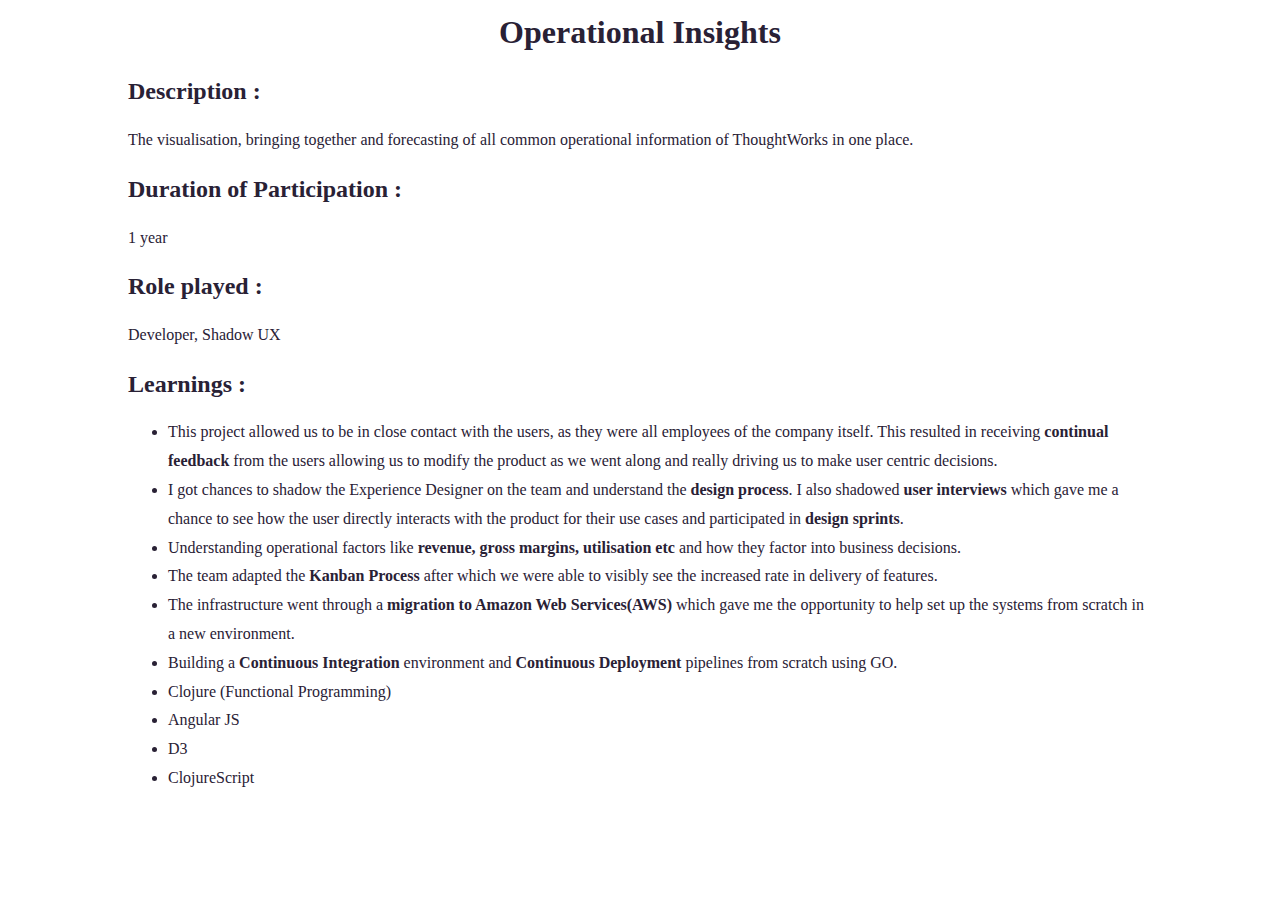
<file: oi.html>
<html>
	<head>
		<title>Operational Insights</title>
		<link rel="stylesheet" type="text/css" href="stylesheets/stylesheet.css">
		<link rel="stylesheet" type="text/css" href="stylesheets/oi.css">
	</head>
	<body class="work">
		<h1> Operational Insights </h1>
		<h2>Description :</h2> 
		<p>The visualisation, bringing together and forecasting of all common operational information of ThoughtWorks in one place. </p>


		<h2>Duration of Participation :</h2> 
		<p>1 year </p>

		<h2>Role played :</h2>
		<p>Developer, Shadow UX</p>


		<h2>Learnings :</h2>
		<ul>
			<li>
				This project allowed us to be in close contact with the users, as they were all employees of the company itself. This resulted in receiving <b>continual feedback</b> from the users allowing us to modify the product as we went along and really driving us to make user centric decisions. 
			</li>

			<li>
				I got chances to shadow the Experience Designer on the team and understand the <b>design process</b>. I also shadowed <b>user interviews</b> which gave me a chance to see how the user directly interacts with the product for their use cases and participated in <b>design sprints</b>.
			</li>

			<li>
				Understanding operational factors like <b>revenue, gross margins, utilisation etc </b> and how they factor into business decisions. 
			</li>

			<li>
				The team adapted the <b>Kanban Process</b> after which we were able to visibly see the increased rate in delivery of features.
			</li>

			<li>
				The infrastructure went through a <b>migration to Amazon Web Services(AWS)</b> which gave me the opportunity to help set up the systems from scratch in a new environment. 
			</li>

			<li>
				Building a <b>Continuous Integration</b> environment and <b>Continuous Deployment</b> pipelines from scratch using GO.
			</li>

			<li>
				Clojure (Functional Programming)
			</li>

			<li>
				Angular JS
			</li>

			<li>
				D3
			</li>

			<li>
				ClojureScript
			</li>
		</ul>
	</body>
</html>
</file>
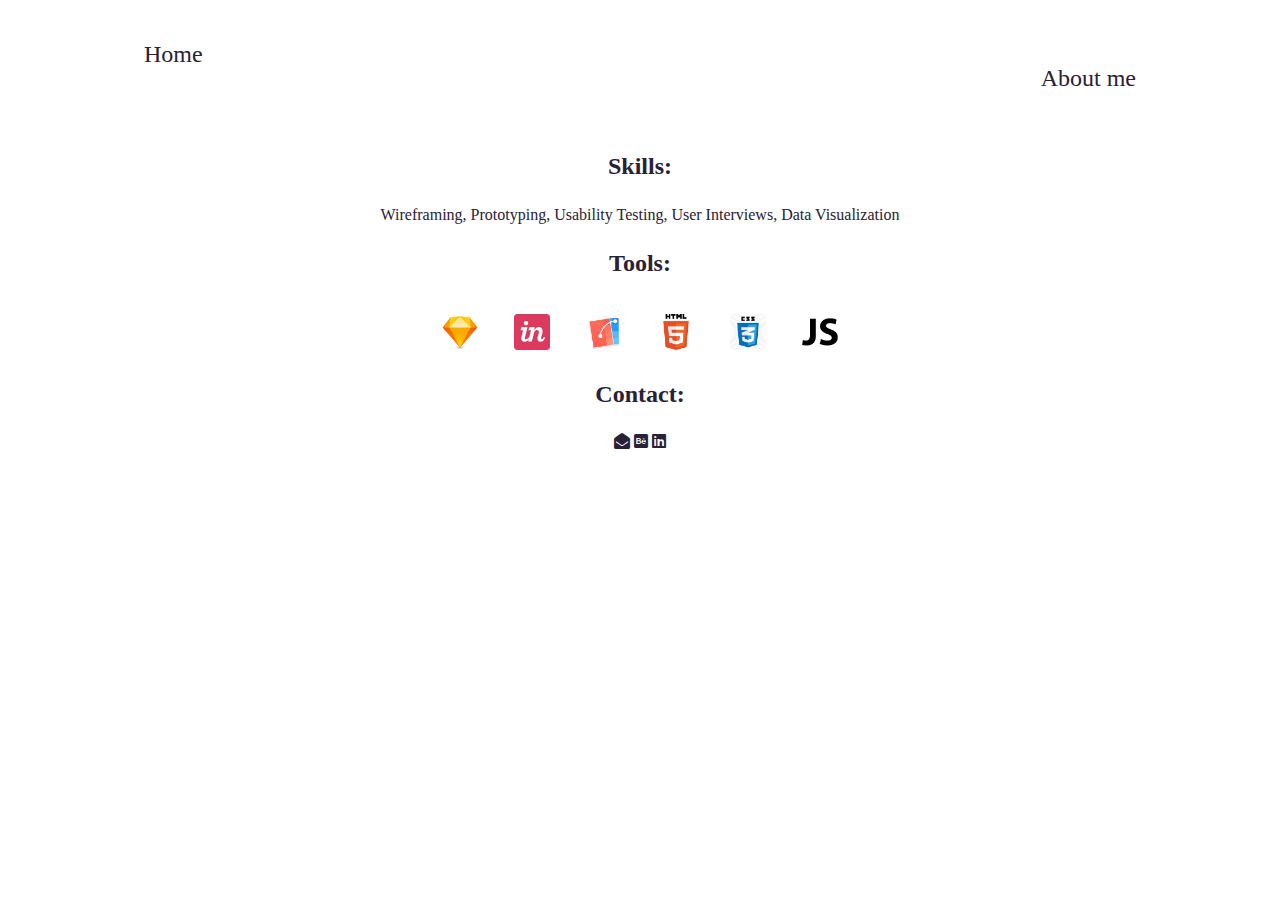
<file: Projects/about.html>
<!DOCTYPE html>
<html>
	<head>
		<title>About Me</title>
		<link rel="stylesheet" type="text/css" href="../stylesheets/stylesheet.css">

		<link href="https://use.fontawesome.com/releases/v5.0.8/css/all.css" rel="stylesheet">

		<script src="../js/jquery-3.2.1.js"></script>
		<script src="../js/jquery-ui-1.12.1.custom/jquery-ui.js"></script>
	</head>
	<body>
		<div class="nav">
			<a href="../index.html" class="header-link first">Home</a>
			<a href="Projects/about.html" class="header-link right last">About me</a>
		</div>
		<div class="container center_align">
			<h2> Skills: </h2>
			<p>Wireframing, Prototyping, Usability Testing, User Interviews, Data Visualization</p>
			<h2> Tools: </h2>
			<div>
				<div class="tooltip">
					<img src="../Images/Icons/sketch.png" class="icon">
					<span class="tooltiptext">Sketch</span>
				</div>

				<div class="tooltip">
					<img src="../Images/Icons/invision.svg" class="icon">
					<span class="tooltiptext">Invision</span>
				</div>

				<div class="tooltip">
					<img src="../Images/Icons/flinto.png" class="icon">
					<span class="tooltiptext">Flinto</span>
				</div>

				<div class="tooltip">
					<img src="../Images/Icons/html.png" class="icon">
					<span class="tooltiptext">HTML</span>
				</div>

				<div class="tooltip">
					<img src="../Images/Icons/css.png" class="icon">
					<span class="tooltiptext">CSS</span>
				</div>

				<div class="tooltip">
					<img src="../Images/Icons/js.png" class="icon">
					<span class="tooltiptext">JS</span>
				</div>
			</div>
			<h2>Contact: </h2>
			<p>
				<span><a href="mailto:kusumijari@gmail.com" class="email"><i class="ficon fas fa-envelope-open"></i></a></span>
				<span><a href="https://www.behance.net/kusumijari69ef" target="_blank"><i class="ficon fab fa-behance-square"></i></a></span>	 <span><a href="https://www.linkedin.com/in/kusumijari/" target="_blank"><i class="ficon fab fa-linkedin"></i></a></span>
			</p>
		</div>
	</body>
</html>
</file>
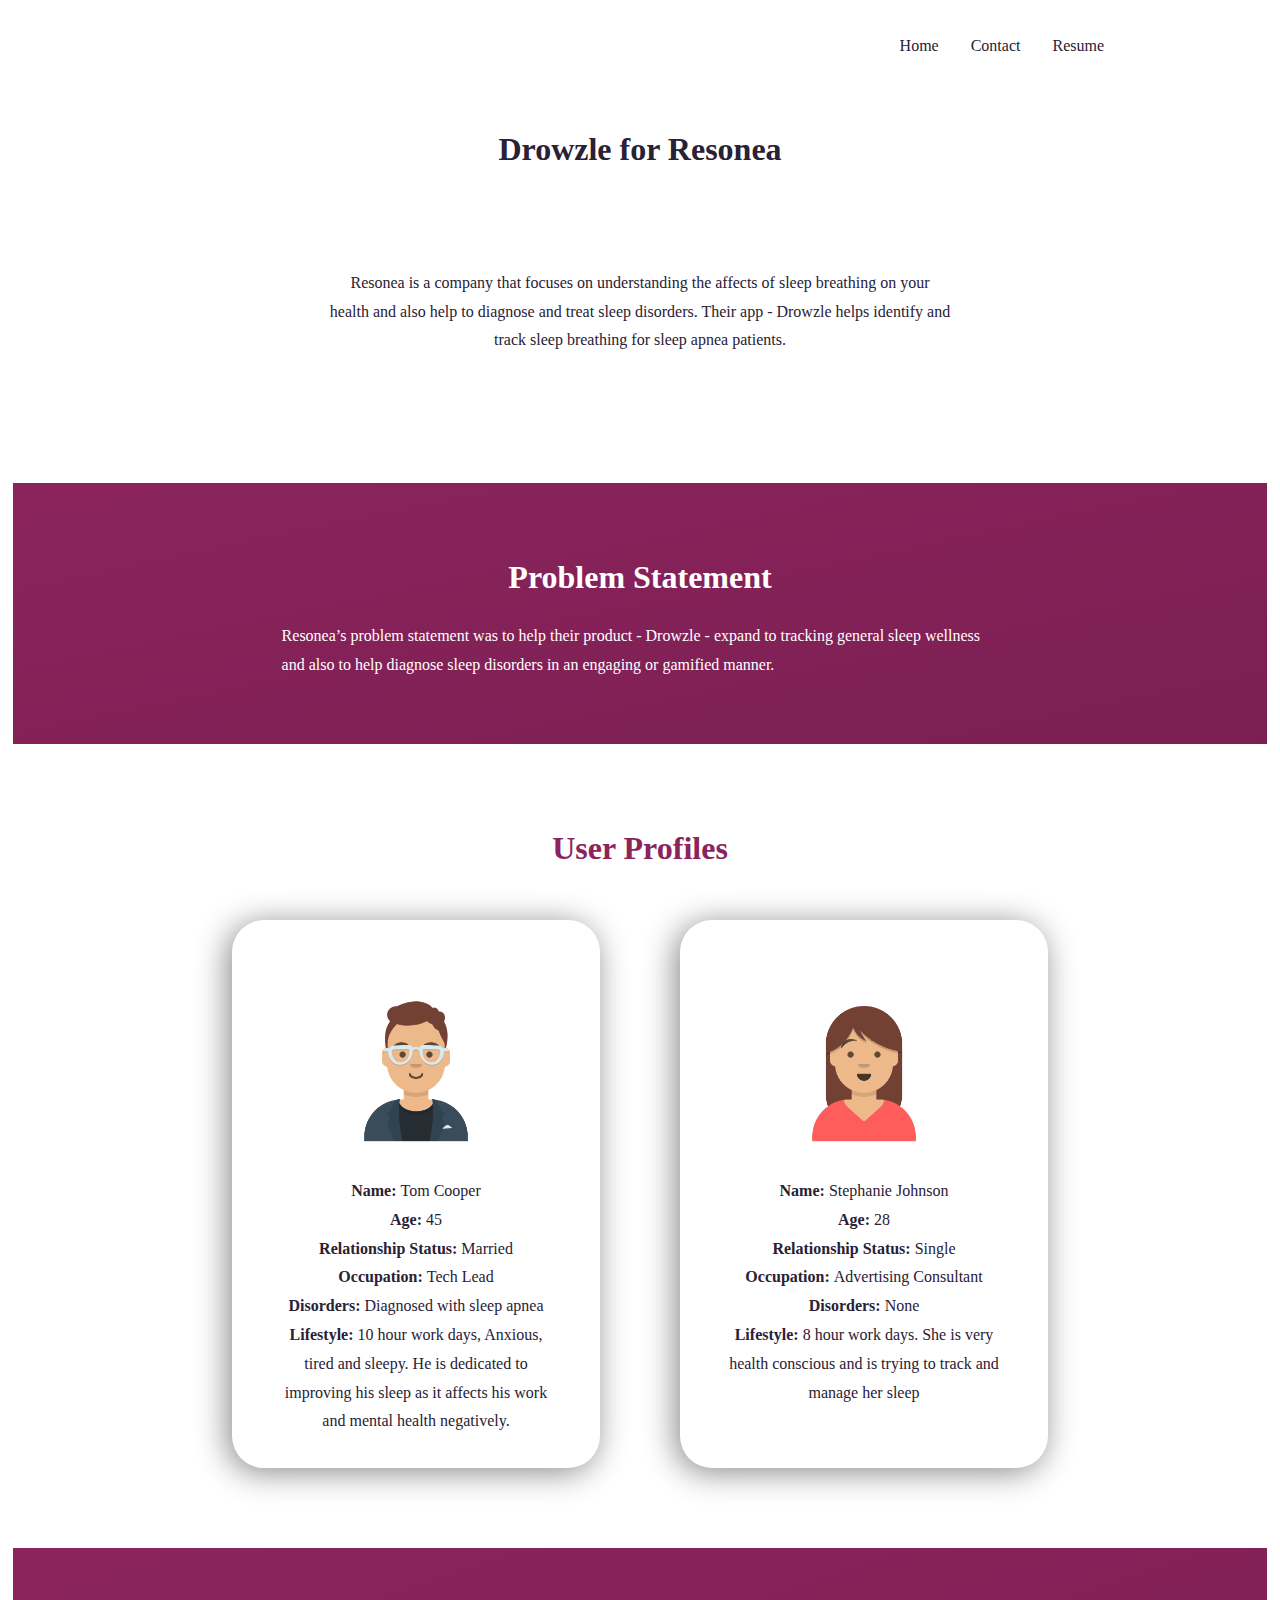
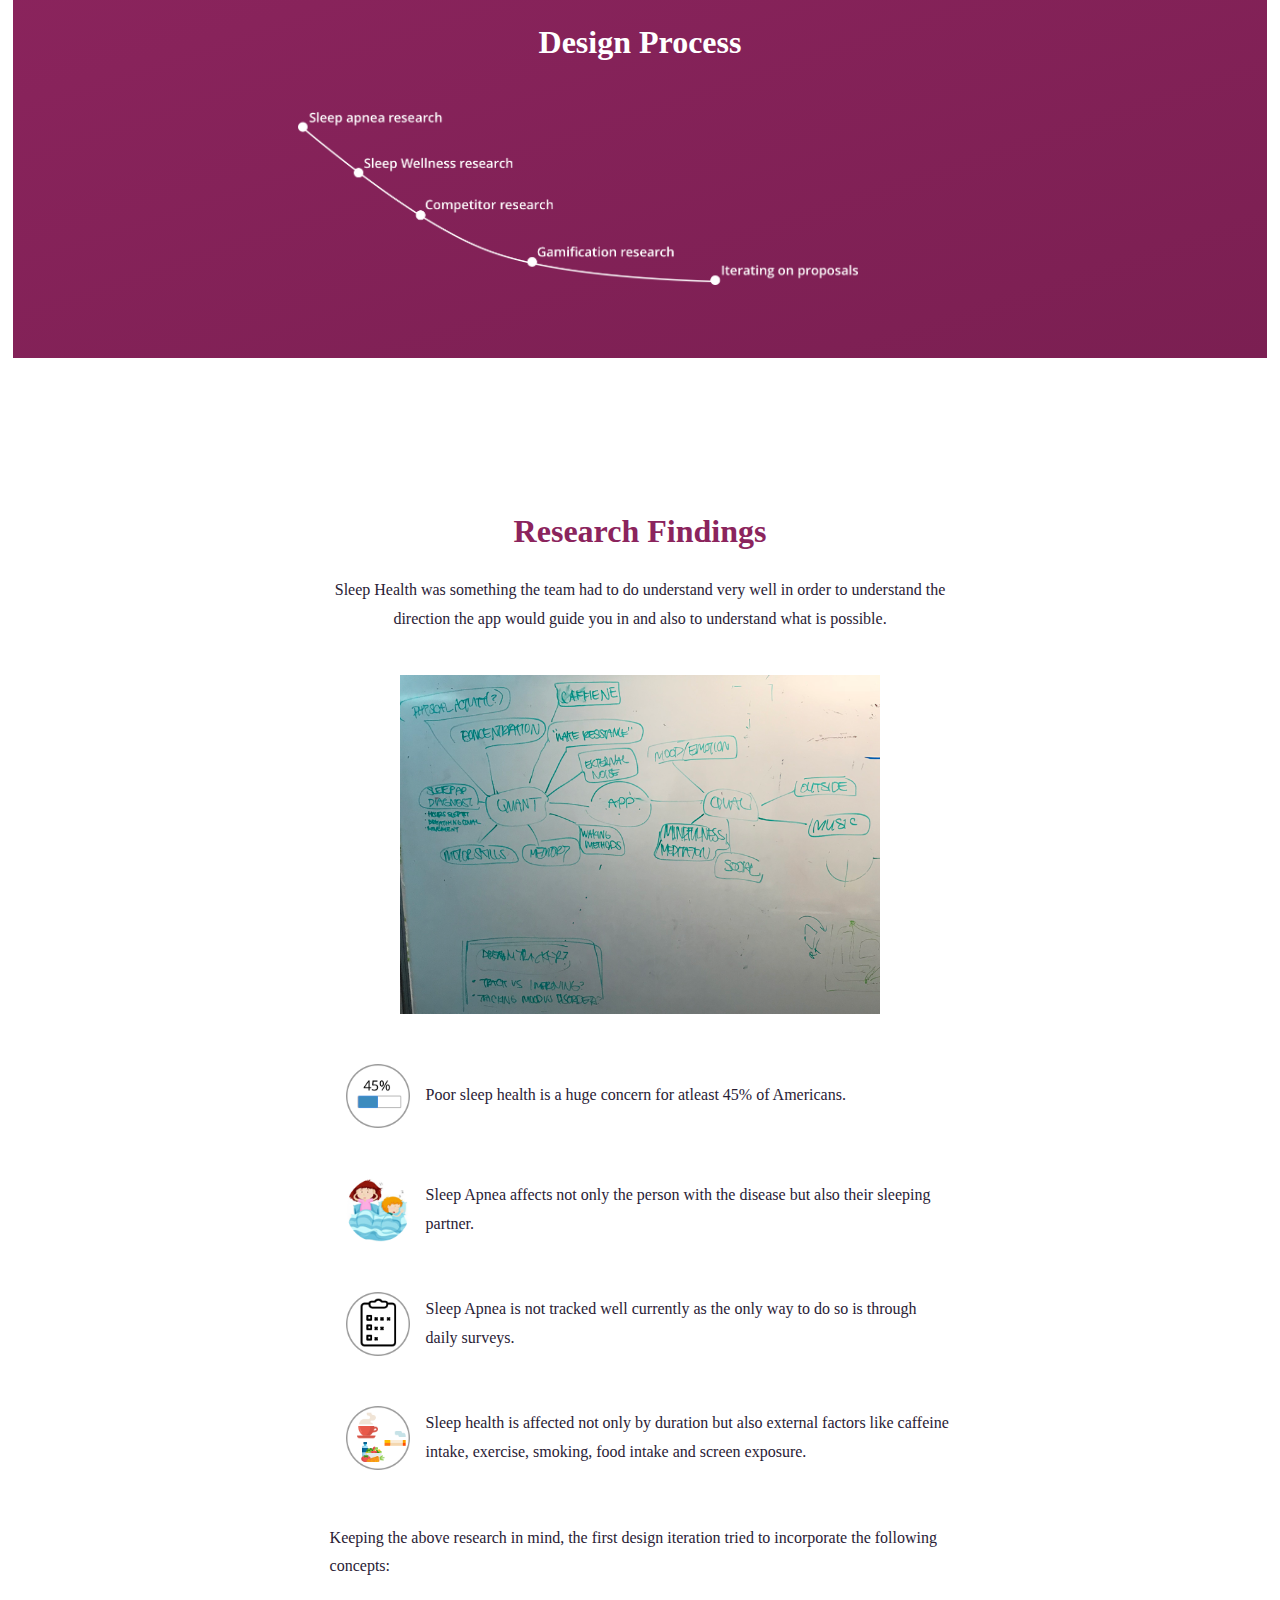
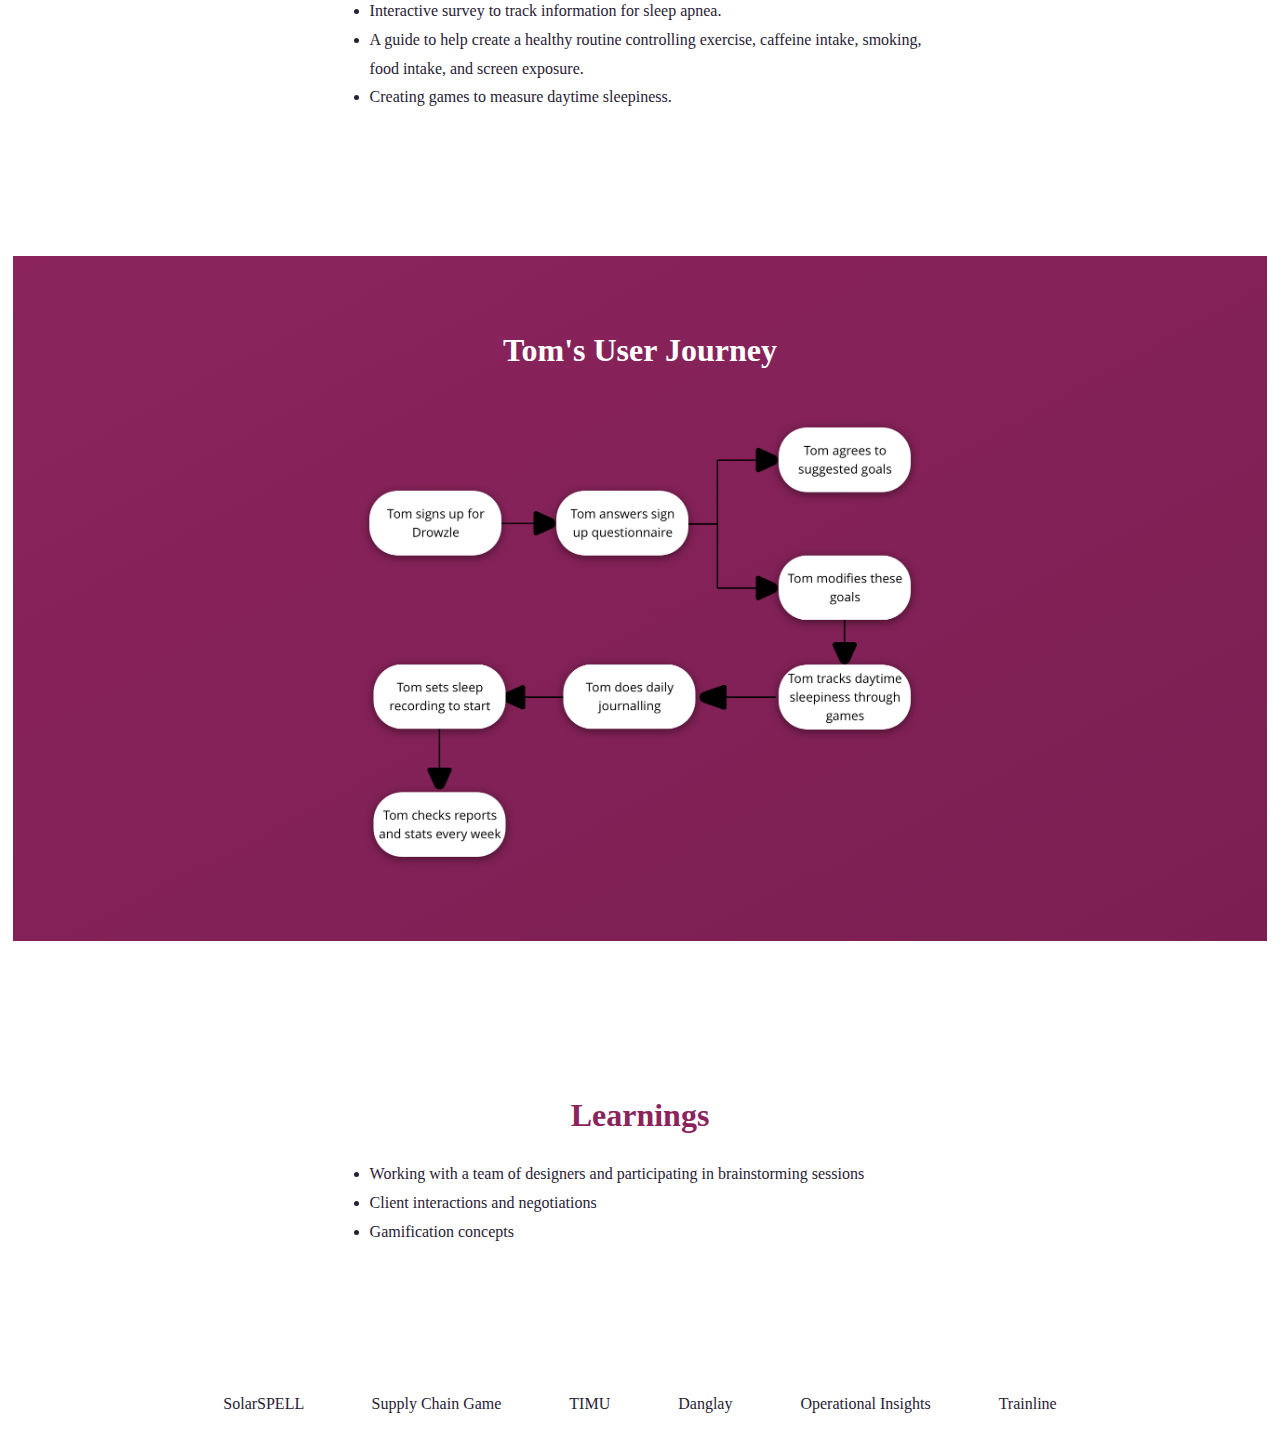
<file: Projects/resonea.html>
<html>
	<head>
		<title>Resonea</title>
		<link rel="stylesheet" type="text/css" href="../stylesheets/stylesheet.css">
		<link rel="stylesheet" type="text/css" href="../stylesheets/resonea.css">
    <link href="https://fonts.googleapis.com/css?family=Asap" rel="stylesheet">
    <link href="https://use.fontawesome.com/releases/v5.0.8/css/all.css" rel="stylesheet">
		<link rel="shortcut icon" type="image/png" href="../Images/favicon.png"/>

		<script src="../js/jquery-3.2.1.js"></script>
		<script src="../js/script.js"></script>
	</head>

	<body>

		<div class="header">
			<div class="main_nav flex">
				<div class="flex_item flex" ><a href="../index.html"> Home </a> </div>
				<div class="flex_item flex" ><a href="mailto:kusumijari@gmail.com" target="_blank"> Contact </a> </div>
				<div class="flex_item flex" ><a href="Files/Resume.pdf" target="_blank"> Resume </a> </div>
			</div>
		</div>
		<!--
		<div class="inline nav">

				<a href="../index.html" class="header-link left"> <i class="fas fa-arrow-left"></i> Back to Projects</a>

				<a href="../Projects/timu.html" class="header-link right"> <i class="fas fa-arrow-right"></i> Next Project </a>

		</div> -->

  	<div class="container">
			<div id="modal" class="modal">

	  			<!-- The Close Button -->
	  			<span class="close">&times;</span>

				<!-- Modal Content (The Image) -->
				<img class="modal-content" id="img01">

				<!-- Modal Caption (Image Text) -->
				<div id="caption"></div>
			</div>

  		<h1>Drowzle for Resonea</h1>

      <p class="section center_align background_gray intro"> Resonea is a company that focuses on understanding the affects of sleep
breathing on your health and also help to diagnose and treat
sleep disorders. Their app - Drowzle helps identify and track
sleep breathing for sleep apnea patients.</p>

      <div class="section background_pink">
        <h1> Problem Statement </h1>
        <p> Resonea’s problem statement was to help their product - Drowzle -
expand to tracking general sleep wellness and also to help
diagnose sleep disorders in an engaging or gamified manner. </p>
      </div>

      <div class="section center_align">
        <h1 class="pink"> User Profiles </h1>
        <div class="flex_center user_profiles">
          <div class="profile_left center_align">
            <img class="avatar" src="../Images/Resonea/User Profile - Tom.png"/>
            <p class="center_align">
              <b> Name: </b> Tom Cooper <br>
              <b> Age: </b> 45 <br>
              <b> Relationship Status: </b> Married <br>
              <b> Occupation: </b> Tech Lead <br>
              <b> Disorders: </b> Diagnosed with sleep apnea <br>
              <b> Lifestyle: </b> 10 hour work days, Anxious, tired
              and sleepy. He is dedicated to improving
              his sleep as it affects his work and mental
              health negatively.
          </p>
          </div>

          <div class="profile_right center_align">
            <img class="avatar" src="../Images/Resonea/User Profile - Stephanie.png"/>
            <p class="center_align">
              <b> Name: </b> Stephanie Johnson <br>
              <b> Age: </b> 28 <br>
              <b> Relationship Status: </b> Single <br>
              <b> Occupation: </b> Advertising Consultant <br>
              <b> Disorders: </b> None <br>
              <b> Lifestyle: </b> 8 hour work days. She is very health conscious and is trying to track and manage her sleep
            </p>
          </div>

        </div>

      </div>

      <div class="section background_pink">
        <h1> Design Process </h1>
        <img class="design_process" src="../Images/Resonea/Design Process.png"/>
      </div>

      <div class="section background_gray">
        <h1> Research Findings </h1>
        <p class="center_align"> Sleep Health was something the team had to do understand very well in order to understand the direction the app would guide you in and also to understand what is possible.</p>
        <div class="center_align"> <img class="mind_map " src="../Images/Resonea/Mind Map.png"/></div>
        <div>
					<div class="bullet_point">
						<img class="bullet" src="../Images/Resonea/Bullet 1.png"/>
            <div> Poor sleep health is a huge concern for atleast 45% of Americans.</div>
      		</div>
					<div class="bullet_point">
						<img class="bullet" src="../Images/Resonea/Bullet 2.png"/>
            <div> Sleep Apnea affects not only the person with the disease but also their sleeping partner. </div>
					</div>
          <div class="bullet_point">
						<img class="bullet" src="../Images/Resonea/Bullet 3.png"/>
          	<div> Sleep Apnea is not tracked well currently as the only way to  do so is through daily surveys. </div>
          </div>
					<div class="bullet_point">
						<img class="bullet" src="../Images/Resonea/Bullet 4.png"/>
            <div> Sleep health is affected not only by duration but also external factors like caffeine intake, exercise, smoking, food intake and screen exposure. </div>
          </div>
				</div>
          </ul>
          <br>
          Keeping the above research in mind, the first design iteration tried to incorporate the following concepts:
          <ul>
            <li>
              Interactive survey to track information for sleep apnea.
            </li>
            <li>
              A guide to help create a healthy routine controlling exercise, caffeine intake, smoking, food intake, and screen exposure.
            </li>
            <li>
              Creating games to measure daytime sleepiness.
            </li>
          </ul>
        </div>

        <div class="section center_align background_pink">
          <h1> Tom's User Journey </h1>
          <img class="user_journey" src="../Images/Resonea/User journey - Tom.png"/>
        </div>

        <div class="section background_gray">
          <h1> Learnings </h1>
          <ul>
            <li>
              Working with a team of designers and participating in brainstorming sessions
            </li>
            <li>
              Client interactions and negotiations
            </li>
            <li>
              Gamification concepts
            </li>
          </ul>
        </div>


      </div>
    </div>

		<div class="center_align">
			<a class="footer-item" href="solarspell.html">  SolarSPELL </a>
			<a class="footer-item" href="scm.html">  Supply Chain Game </a>
			<a class="footer-item" href="timu.html">  TIMU </a>
			<a class="footer-item" href="danglay.html">  Danglay </a>
			<a class="footer-item" href="oi.html">  Operational Insights </a>
			<a class="footer-item" href="trainline.html">  Trainline </a>
		</div>
    <button onclick="topFunction()" id="topButton" title="Go to top"><i class="fas fa-arrow-up"></i> &nbsp Back to top</button>
  </body>
</html>
</file>
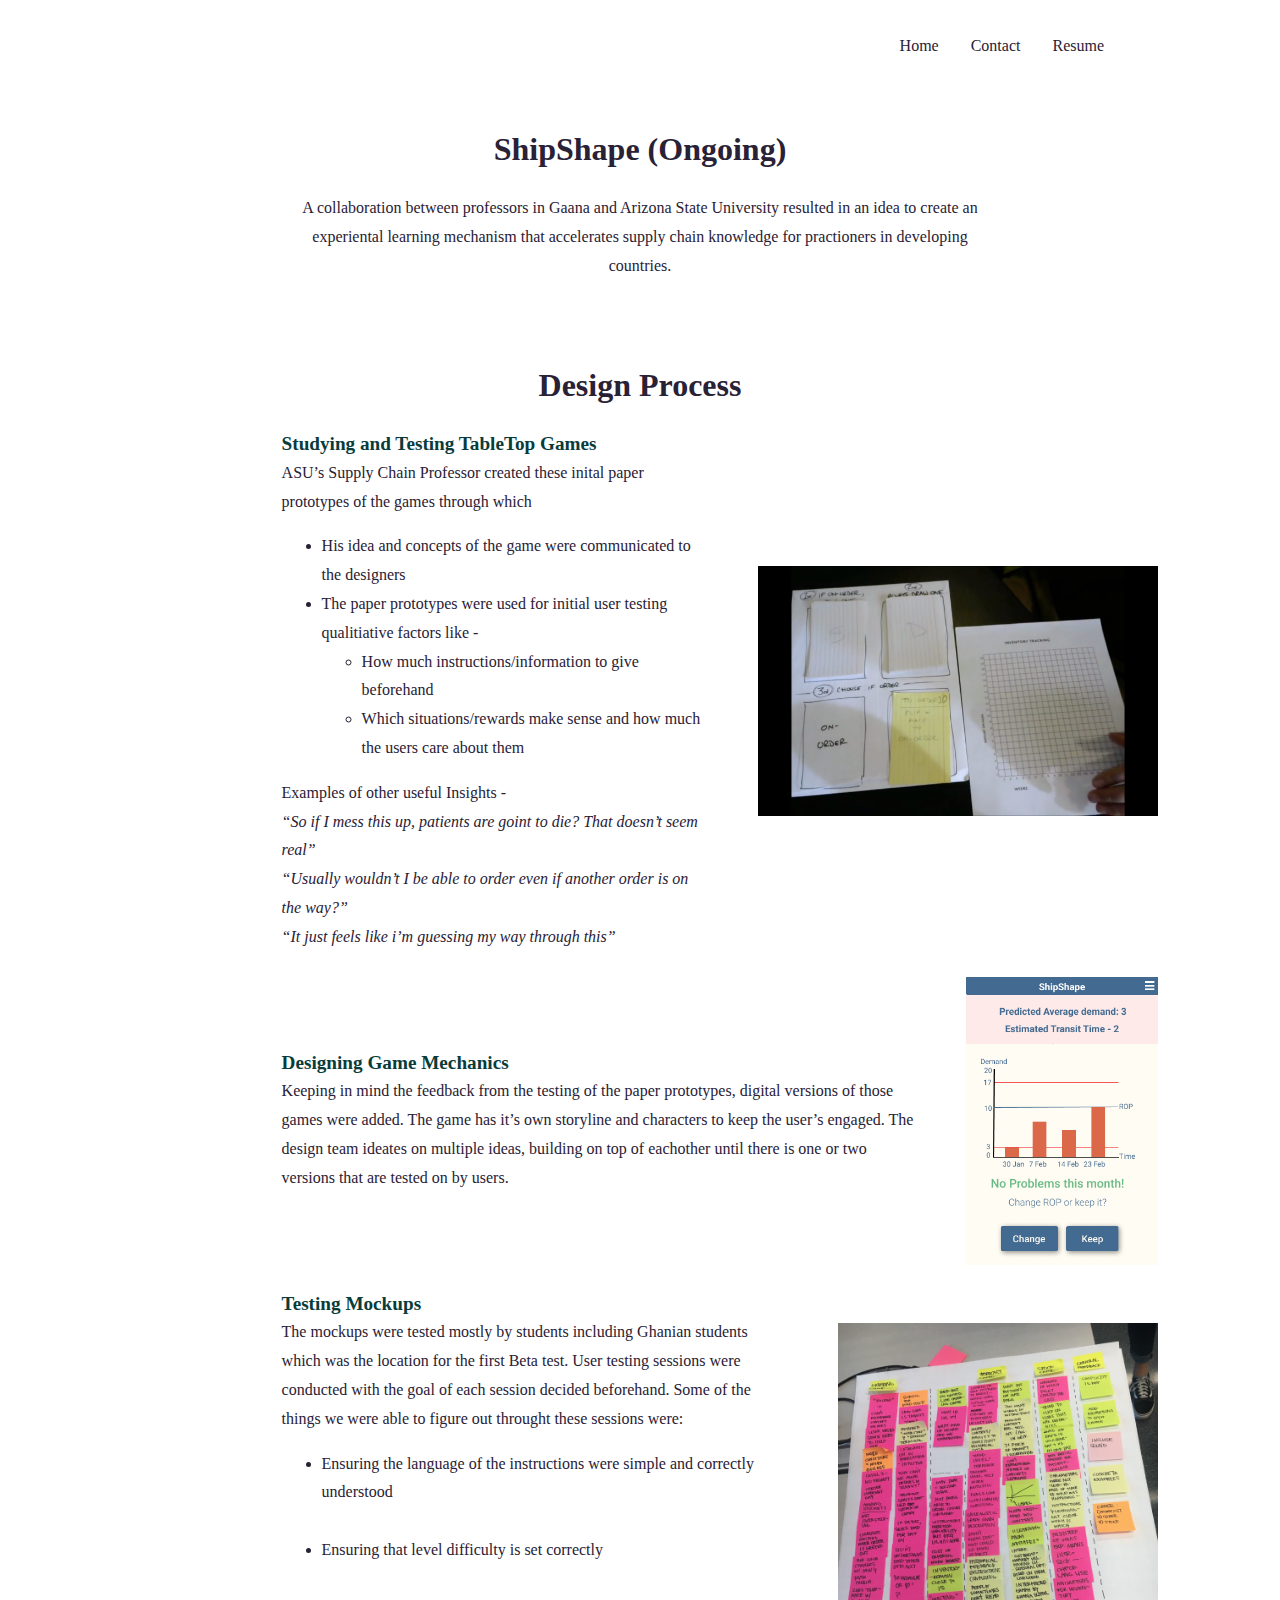
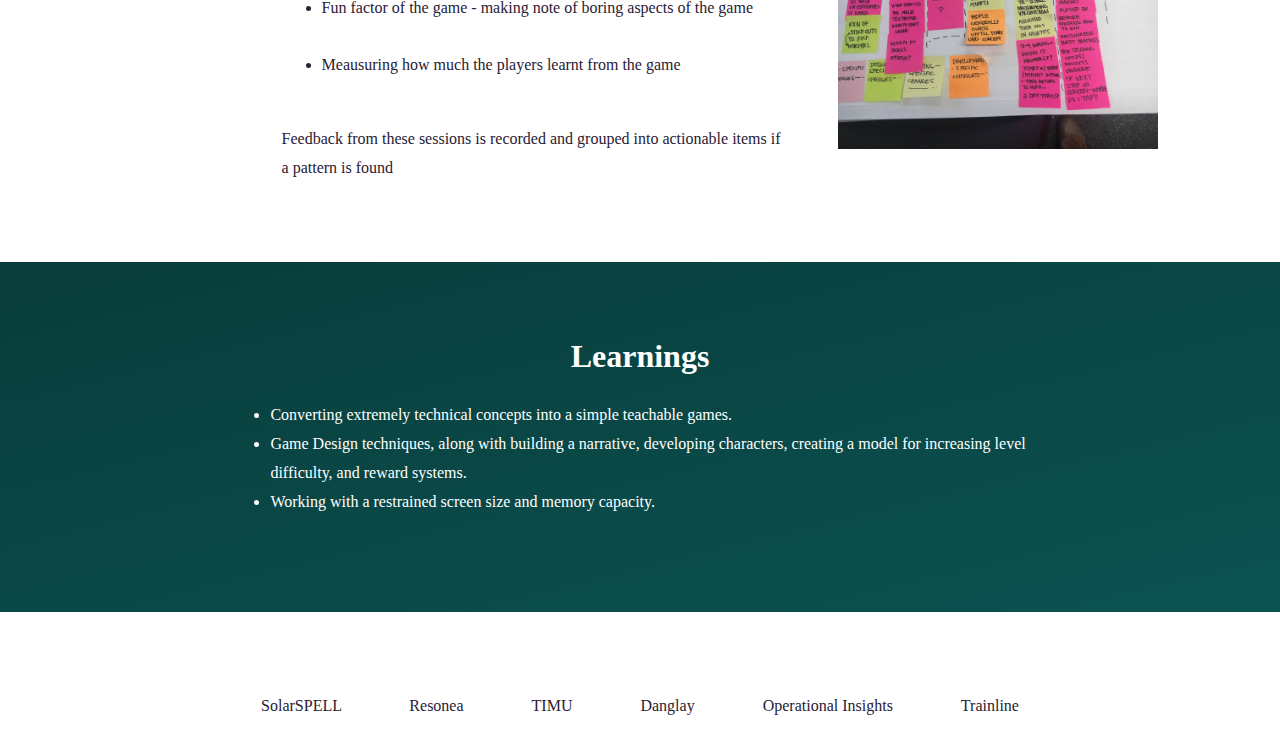
<file: Projects/scm.html>
<html>
	<head>
		<title>SCM</title>
		<link rel="stylesheet" type="text/css" href="../stylesheets/stylesheet.css">
		<link rel="stylesheet" type="text/css" href="../stylesheets/scm.css">
    <link href="https://fonts.googleapis.com/css?family=Asap" rel="stylesheet">
    <link href="https://use.fontawesome.com/releases/v5.0.8/css/all.css" rel="stylesheet">
		<link rel="shortcut icon" type="image/png" href="../Images/favicon.png"/>

		<script src="../js/jquery-3.2.1.js"></script>
		<script src="../js/script.js"></script>
	</head>

	<body>
		<div class="header">
			<div class="main_nav flex">
				<div class="flex_item flex" ><a href="../index.html"> Home </a> </div>
				<div class="flex_item flex" ><a href="mailto:kusumijari@gmail.com" target="_blank"> Contact </a> </div>
				<div class="flex_item flex" ><a href="Files/Resume.pdf" target="_blank"> Resume </a> </div>
			</div>
		</div>

		<!-- <div class="inline nav">

  			<a href="../index.html" class="header-link left"> <i class="fas fa-arrow-left"></i> Back to Projects</a>

        <a href="../Projects/resonea.html" class="header-link right"> <i class="fas fa-arrow-right"></i> Next Project </a>

    </div> -->

  	<div class="container">
			<div id="modal" class="modal">

	  			<!-- The Close Button -->
	  			<span class="close">&times;</span>

				<!-- Modal Content (The Image) -->
				<img class="modal-content" id="img01">

				<!-- Modal Caption (Image Text) -->
				<div id="caption"></div>
			</div>

  		<h1>ShipShape (Ongoing)</h1>
      <!-- <p class="center_align">
				<a class="hyperlink" href="https://www.figma.com/file/duLXSeffO5sK0WJjiVlKL9pJ/SCM" target="_blank"> Figma Link</a>
			</p> -->
      <div class="section center_align">
        A collaboration between professors in Gaana and Arizona State University resulted in an idea to create an experiental learning mechanism that accelerates supply chain knowledge for practioners in developing countries.
      </div>

      <!-- <div class="section background_gray">
        <span class="side_heading left"> Design Process</span>
				<div class="center">
        	<img class="design_process" src="../Images/SCM/Design process pic.png"/>
				</div>
      </div> -->

			<div class="section center_align">
        <h1> Design Process </h1>

        <div class="clearfix float-my-children text_center">
					<div>
						<div class="image_heading">
            	Studying and Testing TableTop Games
          	</div>
						<div class="image_text">
							ASU’s Supply Chain Professor created these inital paper prototypes of the games through which
							<ul>
								<li> His idea and concepts of the game were communicated to the designers </li>
								<li> The paper prototypes were used for initial user testing qualitiative factors like - </li>
								<ul>
									<li> How much instructions/information to give beforehand
	 								<li> Which situations/rewards make sense and how much the users care about them </li>
								</ul>
							</ul>

							Examples of other useful Insights - <br>
							<i> “So if I mess this up, patients are goint to die? That doesn’t seem real” <br>
									“Usually wouldn’t I be able to order even if another order is on the way?” <br>
									“It just feels like i’m guessing my way through this” </i>
						</div>
        	</div>
					<img class="image_right tabletop" src="../Images/SCM/tabletop.png"/>
				</div>

          <div class="clearfix float-my-children text_center">
            <div>
							<div class="image_heading">
              	Designing Game Mechanics
							</div>
							<div class="image_text">
								Keeping in mind the feedback from the testing of the paper prototypes, digital versions of those games were added.
								The game has it’s own storyline and characters to keep the user’s engaged.
								The design team ideates on multiple ideas, building on top of eachother until there is one or two versions that are tested on by users.
							</div>

            </div>
            <img class="image_right mockup" src="../Images/SCM/mockup.png"/>
          </div>

          <div class="clearfix float-my-children text_center">
            <div class="right">
							<div class="image_heading">
              	Testing Mockups
							</div>
							<div class="image_text">
								The mockups were tested mostly by students including Ghanian students which was the location for the first Beta test. User testing sessions were conducted with the goal of each session decided beforehand. Some of the things
								we were able to figure out throught these sessions were:
								<ul>
									<li> Ensuring the language of the instructions were simple
										and correctly understood</li>
  								<li> Ensuring that level difficulty is set correctly  </li>
  								<li> Fun factor of the game - making note of boring aspects of the game </li>
  								<li>  Meausuring how much the players learnt from the game</li>
								</ul>
								<br>
								Feedback  from these sessions is  recorded and grouped into actionable items if a pattern is found
							</div>
            </div>
						<img class="image_right feedback" src="../Images/SCM/feedback.png"/>
          </div>


        </div>
			</div>


      <div class="section background_green">
        <h1> Learnings </h1>
        <ul>
          <li>
            Converting extremely technical concepts into a simple teachable games.
          </li>
          <li>
            Game Design techniques, along with building a narrative, developing characters, creating a model for increasing level difficulty, and reward systems.
          </li>
          <li>
            Working with a restrained screen size and memory capacity.
          </li>
        </ul>
      </div>

			<div class="center_align">
				<a class="footer-item" href="solarspell.html">  SolarSPELL </a>
				<a class="footer-item" href="resonea.html">  Resonea </a>
				<a class="footer-item" href="timu.html">  TIMU </a>
				<a class="footer-item" href="danglay.html">  Danglay </a>
				<a class="footer-item" href="oi.html">  Operational Insights </a>
				<a class="footer-item" href="trainline.html">  Trainline </a>
			</div>
      <button onclick="topFunction()" id="topButton" title="Go to top"><i class="fas fa-arrow-up"></i> &nbsp Back to top</button>
    </body>
</html>
</file>
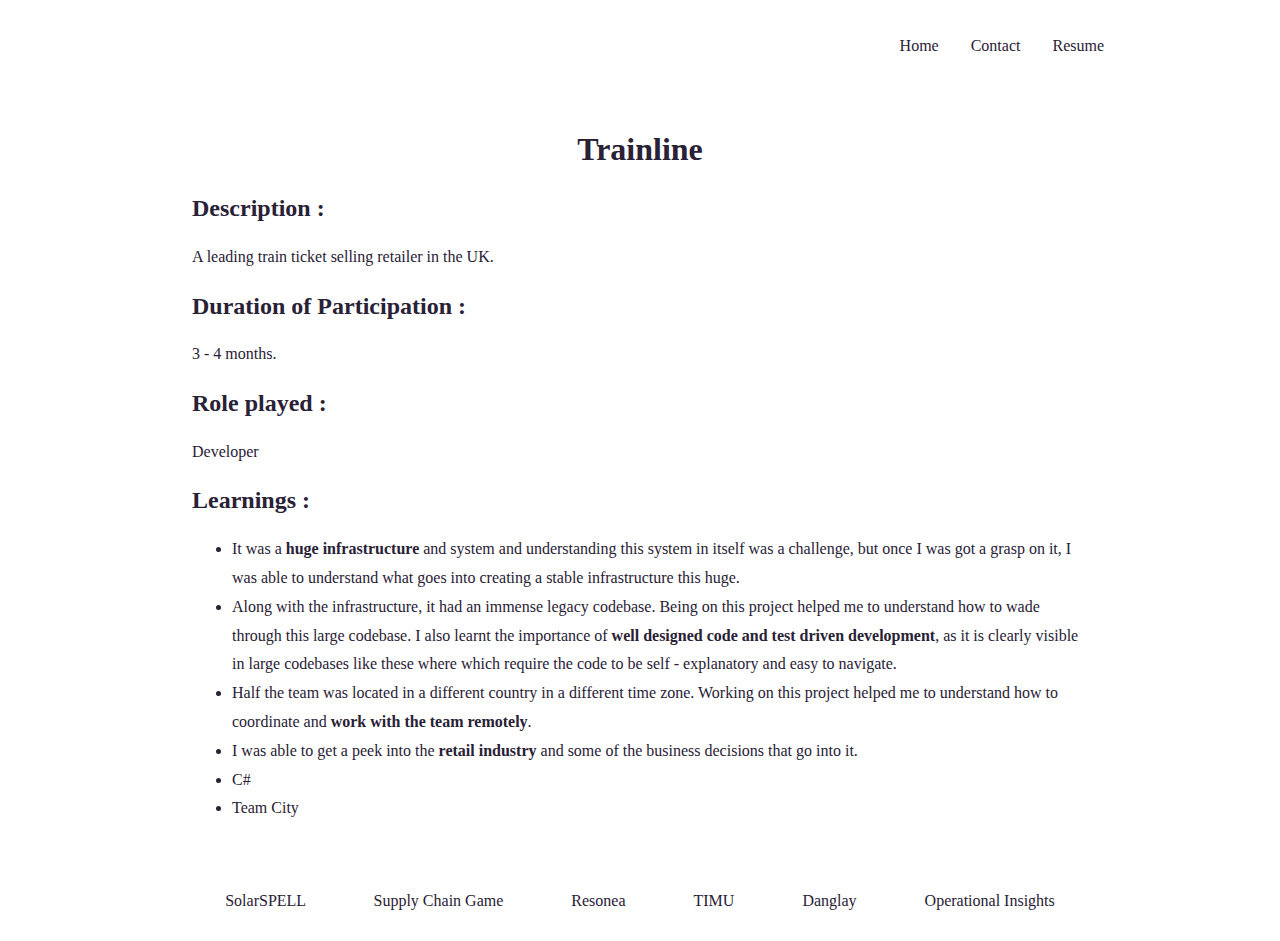
<file: Projects/trainline.html>
<html>
	<head>
		<title>Trainline</title>
		<link rel="stylesheet" type="text/css" href="../stylesheets/stylesheet.css">
		<link rel="shortcut icon" type="image/png" href="../Images/favicon.png"/>
	</head>
	<body>
		<div class="header">
			<div class="main_nav flex">
				<div class="flex_item flex" ><a href="../index.html"> Home </a> </div>
				<div class="flex_item flex" ><a href="mailto:kusumijari@gmail.com" target="_blank"> Contact </a> </div>
				<div class="flex_item flex" ><a href="Files/Resume.pdf" target="_blank"> Resume </a> </div>
			</div>
		</div>
		<!-- <div class="inline nav">

				<a href="../index.html" class="header-link left"> <i class="fas fa-arrow-left"></i> Back to Projects</a>

				<a href="../Projects/solarspell.html" class="header-link right"> <i class="fas fa-arrow-right"></i> Next Project </a>

		</div> -->

		<div class="container">
			<h1> Trainline </h1>
			<h2>Description :</h2>
			<p>A leading train ticket selling retailer in the UK. </p>


			<h2>Duration of Participation : </h2>
			<p>3 - 4 months. </p>


			<h2>Role played :</h2>
			<p> Developer</p>


			<h2>Learnings : </h2>
			<ul>
				<li>
					It  was a <b>huge infrastructure</b> and system and understanding this system in itself was a challenge, but once I was got a grasp on it, I was able to understand what goes into creating a stable infrastructure this huge.
				</li>

				<li>
					Along with the infrastructure, it had an immense legacy codebase. Being on this project helped me to understand how to wade through this large codebase. I also learnt the importance of <b>well designed code and test driven development</b>, as it is clearly visible in large codebases like these where which require the code to be self - explanatory and easy to navigate.
				</li>

				<li>
					Half the team was located in a different country in a different time zone. Working on this project helped me to understand how to coordinate and <b>work with the team remotely</b>.
				</li>

				<li>
					I was able to get a peek into the <b>retail industry</b> and some of the business decisions that go into it.
				</li>

				<li>
					C#
				</li>

				<li>
					Team City
				</li>
			</ul>
		</div>

		<div class="center_align">
			<a class="footer-item" href="solarspell.html">  SolarSPELL </a>
			<a class="footer-item" href="scm.html">  Supply Chain Game </a>
			<a class="footer-item" href="resonea.html">  Resonea </a>
			<a class="footer-item" href="timu.html">  TIMU </a>
			<a class="footer-item" href="danglay.html">  Danglay </a>
			<a class="footer-item" href="oi.html">  Operational Insights </a>
		</div>

		<button onclick="topFunction()" id="topButton" title="Go to top"><i class="fas fa-arrow-up"></i> &nbsp Back to top</button>

	</body>
</html>
</file>
<file: stylesheets/stylesheet.css>
html, body {
    -webkit-font-smoothing: antialiased;
    -moz-font-smoothing: antialiased;
    -o-font-smoothing: antialiased;
    -moz-osx-font-smoothing: grayscale;
}

.header {
  margin-bottom: 4em;
  padding-right: 2em;
  padding-left: 1em;
  margin-top: 2em;
}

.main_nav {
  font-size: 1em;
  margin-bottom: 2em;
  display: -webkit-flex;
  display: flex;
  -webkit-flex-direction: row;
  flex-direction: row;
  -webkit-justify-content: flex-end;
  justify-content: flex-end;
}
.container{
  margin: 4em;
}

.flex {
  display: flex;
}

.flex_center {
  display: flex;
  justify-content: center;
}

.flex_item {
  margin-left: 1em;
  margin-right: 1em;
  text-decoration: none;
  color: #292135 !important;
}

hr {
    border-color: #362651;
}

.contact {
    padding-left: 2em;
    padding-right: 2em;
}

.main_heading {
  font-size: 3em;
  border: none;
}

b {
  font-weight: bold;
}

.about_me {
  display: inline-block;
  text-align: left;
  line-height: 1.8em;
  width: 75%;
  margin-top: 5%;
}

.left-arrow {
  width: 0.8em;
  box-shadow: none;
  margin: 0;
  margin-right: 0.25em;
}

.company {
    color: #593E85 !important;
}

.email {
  text-align: left;
  font-size: medium;
  margin-top: 2em;
  cursor: pointer;
  border: none;
  padding: 0;
  color: #362651;
}

html {
  font-family: 'Open Sans';
  line-height: 1.8em;
  color: #292135;
  box-sizing: border-box;
}

body {
  background: white;
  margin-left: 10%;
  margin-right: 10%;
  overflow-x:hidden;
}

h2 {
  font-size: 1.5em;
}

h1 {
  text-align: center;
  line-height: 1.5em;
}

.images {
  display: block;
  text-align: center;
}

img {
    margin-top:25px;
    margin-bottom:25px;
    margin-left: 1em;
    margin-right: 1em;
    box-shadow: -0.25em 0.25em 2em #888888;
    max-width: -webkit-fill-available;

}


/* Links */

.link {
  text-decoration: none;
  color: #362651;
}

.link_transition {
  text-decoration: none;
  color: #362651;
  position: relative;
}

.link_transition:before {
  content: "";
  position: absolute;
  width: 100%;
  height: 2px;
  bottom: 0;
  left: 0;
  background-color: #362651;
  visibility: hidden;
  -webkit-transform: scaleX(0);
  transform: scaleX(0);
  -webkit-transition: all 0.3s ease-in-out 0s;
  transition: all 0.3s ease-in-out 0s;
}

.link_transition:hover:before {
  visibility: visible;
  -webkit-transform: scaleX(1);
  transform: scaleX(1);
}

.image_link:hover:before {
  visibility: hidden;
  -webkit-transform: none;
  transform: none;
}


.first_icon {
  margin-left: 10em;
}

.last_icon {
  margin-right: 5em;
}
/**************************/

.center_align {
  text-align: center;
}

.shadow {
  box-shadow: -0.25em 0.25em 2em #888888
}

.section {
  margin-bottom: 5em;
  margin-left: 10%;
  margin-right: 10%;
}

.white {
  color:white;
}

.nav {
  padding: 1em;
  padding-top: 2em;
}

.subheading_container {
  border-top: solid;
  border-bottom: solid;
  border-width: thin;
  margin-bottom: 1em;
  border-color: white;
  border-radius: 2em;
}

.gradient {
  /* background-image: url('../Images/Gradient background.png') */
  /* background-color: #EF8875;
  background-image: linear-gradient(to bottom right, #074F57, #053A3F); */

}

.subheading {
  font-size: 1.75em;
  color: #593E85;
  text-align: center;
  margin-bottom: 0.5em;
}


.header-link {
    color: #593E85;
    font-size: 1.5em;
    margin-top: 1em;
}

.header-link:hover {
  color: #231935;
}

.top {
  margin-top: 2em;  x
}

.inline_block {
  display: inline-block;
}

.inline {
  display: inline;
}

.skills {
  width: 35%;
}

.right {
  float: right;
}

.left {
  float: left;
}

.hyperlink {
  color: #6318e0;
}


/* Style the Image Used to Trigger the Modal */
.modalImage {
    cursor: pointer;
    transition: 0.3s;
}

.modalImage:hover {
  opacity: 0.7;
}

/* The Modal (background) */
.modal {
    display: none; /* Hidden by default */
    position: fixed; /* Stay in place */
    z-index: 1; /* Sit on top */
    padding-top: 100px; /* Location of the box */
    left: 0;
    top: 0;
    width: 100%; /* Full width */
    height: 100%; /* Full height */
    overflow: auto; /* Enable scroll if needed */
    background-color: rgb(0,0,0); /* Fallback color */
    background-color: rgba(0,0,0,0.9); /* Black w/ opacity */
}

/* Modal Content (Image) */
.modal-content {
    margin: auto;
    display: block;
    width: 80%;
    max-width: 65em ;
}

/* Caption of Modal Image (Image Text) - Same Width as the Image */
#caption {
    margin: auto;
    display: block;
    width: 100%;
    max-width: 25em;
    text-align: center;
    color: #ccc;
    padding: 10px 0;
    height: 15.625em;
}

/* Add Animation - Zoom in the Modal */
.modal-content, #caption {
    animation-name: zoom;
    animation-duration: 0.4s;
}

@keyframes zoom {
    from {transform:scale(0.8)}
    to {transform:scale(1)}
}

/* The Close Button */
.close {
    position: absolute;
    top: 15px;
    right: 35px;
    color: #f1f1f1;
    font-size: 40px;
    font-weight: bold;
    transition: 0.3s;
}

.close:hover,
.close:focus {
    color: #bbb;
    text-decoration: none;
    cursor: pointer;
}

/* 100% Image Width on Smaller Screens */
@media only screen and (max-width: 700px){
    .modal-content {
        width: 100%;
    }
}


textarea {
  display: none;
}

.icon {
  width: 2.25em;
  height: 2.25em;
  box-shadow: none;
  margin-bottom: 0;
  margin-top: 1em;
  display: inline-block;
}

.icons
  text-align: justify;
  -ms-text-justify: distribute-all-lines;
  text-justify: distribute-all-lines;
}

.stretch {
  width: 100%;
  display: inline-block;
  font-size: 0;
  line-height: 0
}

a {
  text-decoration: none;
  color: #292135 !important;
}

a:hover {
  color: #53456b !important;
}

hr {
  opacity: 0.5;
  color: #593E85;
}

/*Tooltip*/
.tooltip {
    position: relative;
    display: inline-block;
}

.tooltip .tooltiptext {
    visibility: hidden;
    width: 120px;
    background-color: black;
    color: #fff;
    text-align: center;
    border-radius: 6px;
    padding: 5px 0;

    /* Position the tooltip */
    position: absolute;
    z-index: 1;
}

.tooltip:hover .tooltiptext {
    visibility: visible;
}

/*Project List*/
.project_image {
  width: 10em;
  height: 10em;
  box-shadow: none;
}

.row {
  display: inline-flex;
  align-items: baseline;
  width: 16em;
}

.project {
  margin: 1.5em;
  width: 25 em;
}

.gofigure {
  border: solid;
  border-width: 0.05em;
  border-color: black;
}

/*Zoooom*/
.zoom {
    transition: transform .2s ease-in-out; /* Animation */
    margin: 0 auto;
    margin-bottom: 1.5em;
}

.zoom:hover {
    transform: scale(1.25); /* (125 % zoom - Note: if the zoom is too large, it will go outside of the viewport) */
}

.grow {
    background-size: 100% 100%;
    transition: all .5s ease;
}

.grow:hover {
  font-size: 1.5em;
}
}



/* Clearfix */
.clearfix {
    *zoom:1 /* for IE */
}

.clearfix:before,
.clearfix:after {
    content: " ";
    display: table;
}

.clearfix:after {
    clear: both;
}

.float-my-children > * {
    float:left;
    margin-right:5px;
}

.text_center {
  display:                 flex;
  display:                 -webkit-flex; /* Safari 8 */
  align-items: center;
}


/* Top Button */
#topButton {
    position: fixed; /* Fixed/sticky position */
    bottom: 20px; /* Place the button at the bottom of the page */
    right: 30px; /* Place the button 30px from the right */
    z-index: 99; /* Make sure it does not overlap */
    border: none; /* Remove borders */
    outline: none; /* Remove outline */
    color: #593E85; /* Text color */
    cursor: pointer; /* Add a mouse pointer on hover */
    padding: 15px; /* Some padding */
    border-radius: 10px; /* Rounded corners */
    font-size: 2em; /* Increase font size */
    display: none;
}

#topButton:hover {
  color: #231935;
}

/* Footer */
.footer-item {
  margin-left: 2em;
  margin-right: 2em;
  padding-bottom: 2em;
}
</file>
<file: stylesheets/oi.css>
.persona_image {
	width: 5em;
}

.mockup {
	width: 25em;
}

.vid_container {
    position: relative;
    padding-top: 25px;
    padding-bottom: 67.5%;
    height: 0;
    align-self: center;
}

.vid_container iframe {
    background: url("../Images/Mac_skin.png") center center no-repeat;
    border: none;
    box-sizing: border-box;
    background-size: contain;
    padding: 8.4% 15.7% 18.7% 15.3%;
    position: absolute;
    top: 0;
    left: 0;
    width: 100%;
    height: 100%;
}


.mac_skin {
  height: 32em;
  box-shadow: none;
}
</file>
<file: stylesheets/resonea.css>
.background_pink {
  background-image: linear-gradient(to bottom right, #8B245D, #7B1F52);
  color: white;
  margin-left: -20%;
  margin-right: -20%;
  padding-left: 30%;
  padding-right: 30%;
  padding-bottom: 3em;
  padding-top: 3em;}

.background_gray {
  border-radius: 2em;
  padding: 3em;
}

.background_gray > h1 {
  color: #8B245D;
}

.pink {
  color: #8B245D;
}
.intro {
  margin-top: 3em;
}

.avatar {
  box-shadow: none;
  width: 15em;
  margin-bottom: -2em;
}

.profile_left {
  width: 20em;
  padding-left: 3em;
  padding-right: 3em;
  box-shadow: -0.25em 0.25em 2em #888888;
  border-radius: 2em;
  margin-right: 2.5em;
  padding-bottom: 1em;
}

.profile_right {
  width: 20em;
  padding-left: 3em;
  padding-right: 3em;
  box-shadow: -0.25em 0.25em 2em #888888;
  border-radius: 2em;
  margin-left: 2.5em;
  padding-bottom: 1em;
}

.user_profiles {
  margin-top: 3em;
}

.design_process {
  width: 35em;
  box-shadow: none;
}

.mind_map {
  width: 30em;
  box-shadow: none;
}

.user_journey {
  width: 35em;
  box-shadow: none;
}

.bullet {
  box-shadow: none;
  width: 4em;
  height: 4em;
}

.bullet_point {
  display: flex;
  align-items: center;
}
</file>
<file: stylesheets/scm.css>
.design_process {
  box-shadow: none;
  max-width: -webkit-fill-available;
}

.background_green {
  background-image: linear-gradient(to bottom right, #083C3B, #0B5351);
  color: white;
  margin-left: -20%;
  margin-right: -20%;
  padding-left: 30%;
  padding-right: 30%;
  padding-bottom: 5em;
  padding-top: 3em;
}

.side_heading {
  font-size: 1.7em;
  margin-top: 1.5em;
  font-weight: 600;

}

.background_gray {
  border-radius: 2em;
  /* box-shadow: -0.25em 0.25em 2em #888888; */
  padding: 0.5em;
  padding-left: 3em;
  padding-right: 3em;
  padding-bottom: 3em;
  color: #083C3B;
}

.image_left {
  box-shadow: none;
  margin-left: -10em;
  float: left;
}

.image_right {
  box-shadow: none;
  margin-right: -10em;
  float: right;
}

.image_text {
  font-size: 1em;
  text-align: left;
  margin-right: 2em;
}

.image_heading {
  color: #083C3B;
  font-size: 1.2em;
  text-align: left;
  font-weight: 600;
}


.tabletop {
  width: 25em;
}

.mockup {
  width: 12em;
}

.feedback {
  width: 20em;
}
</file>
